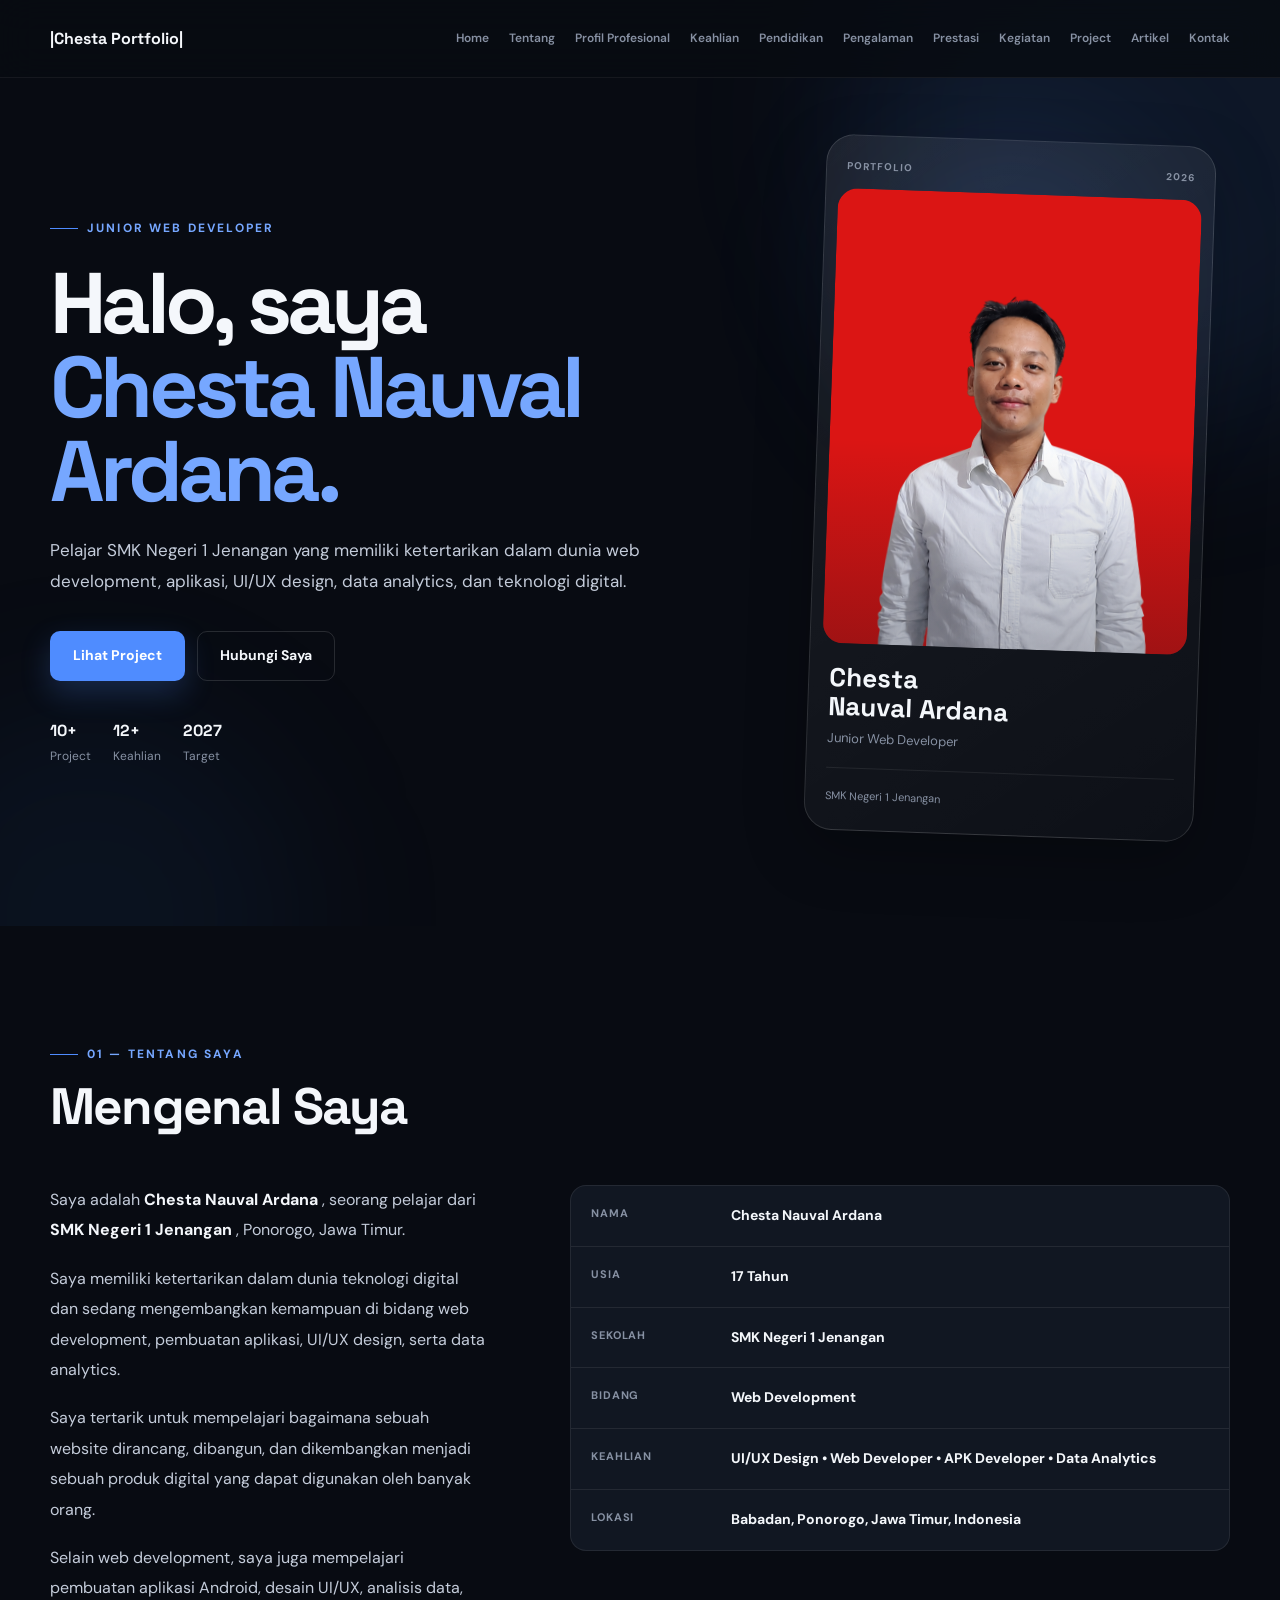
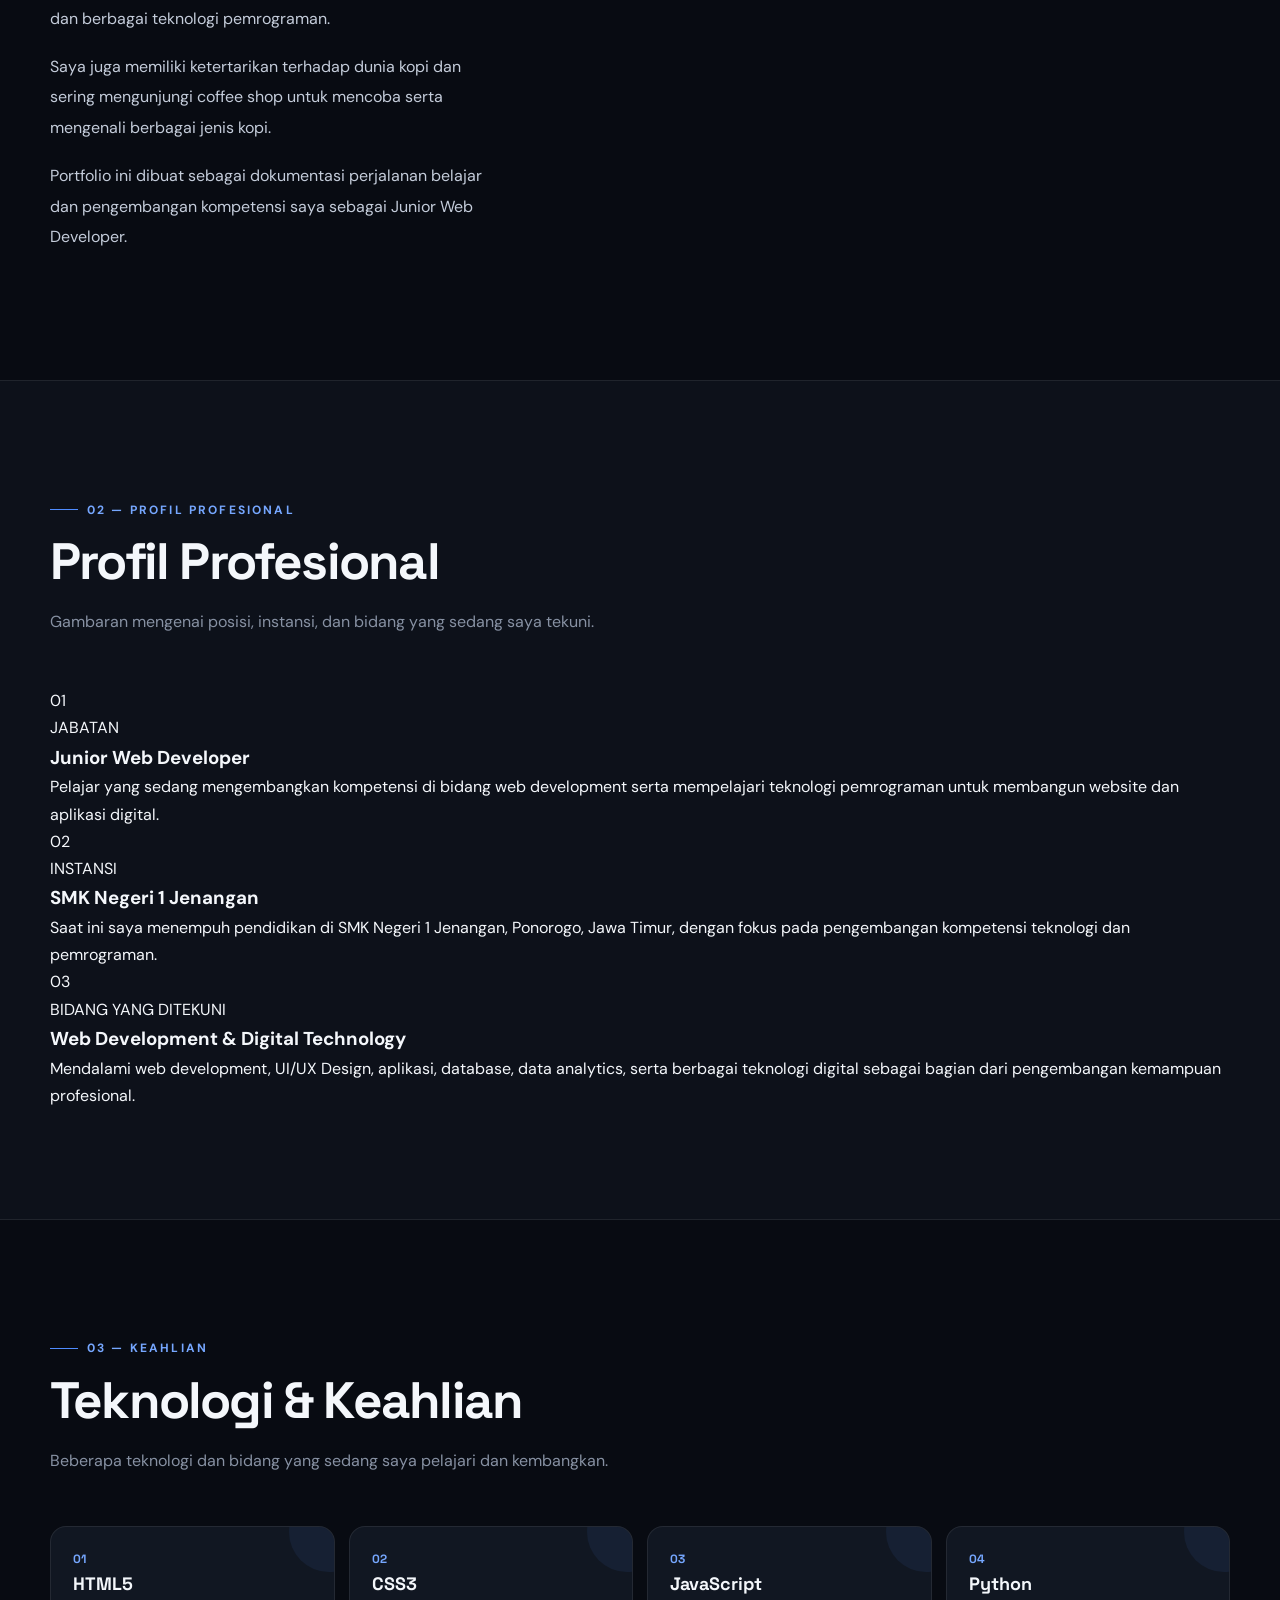
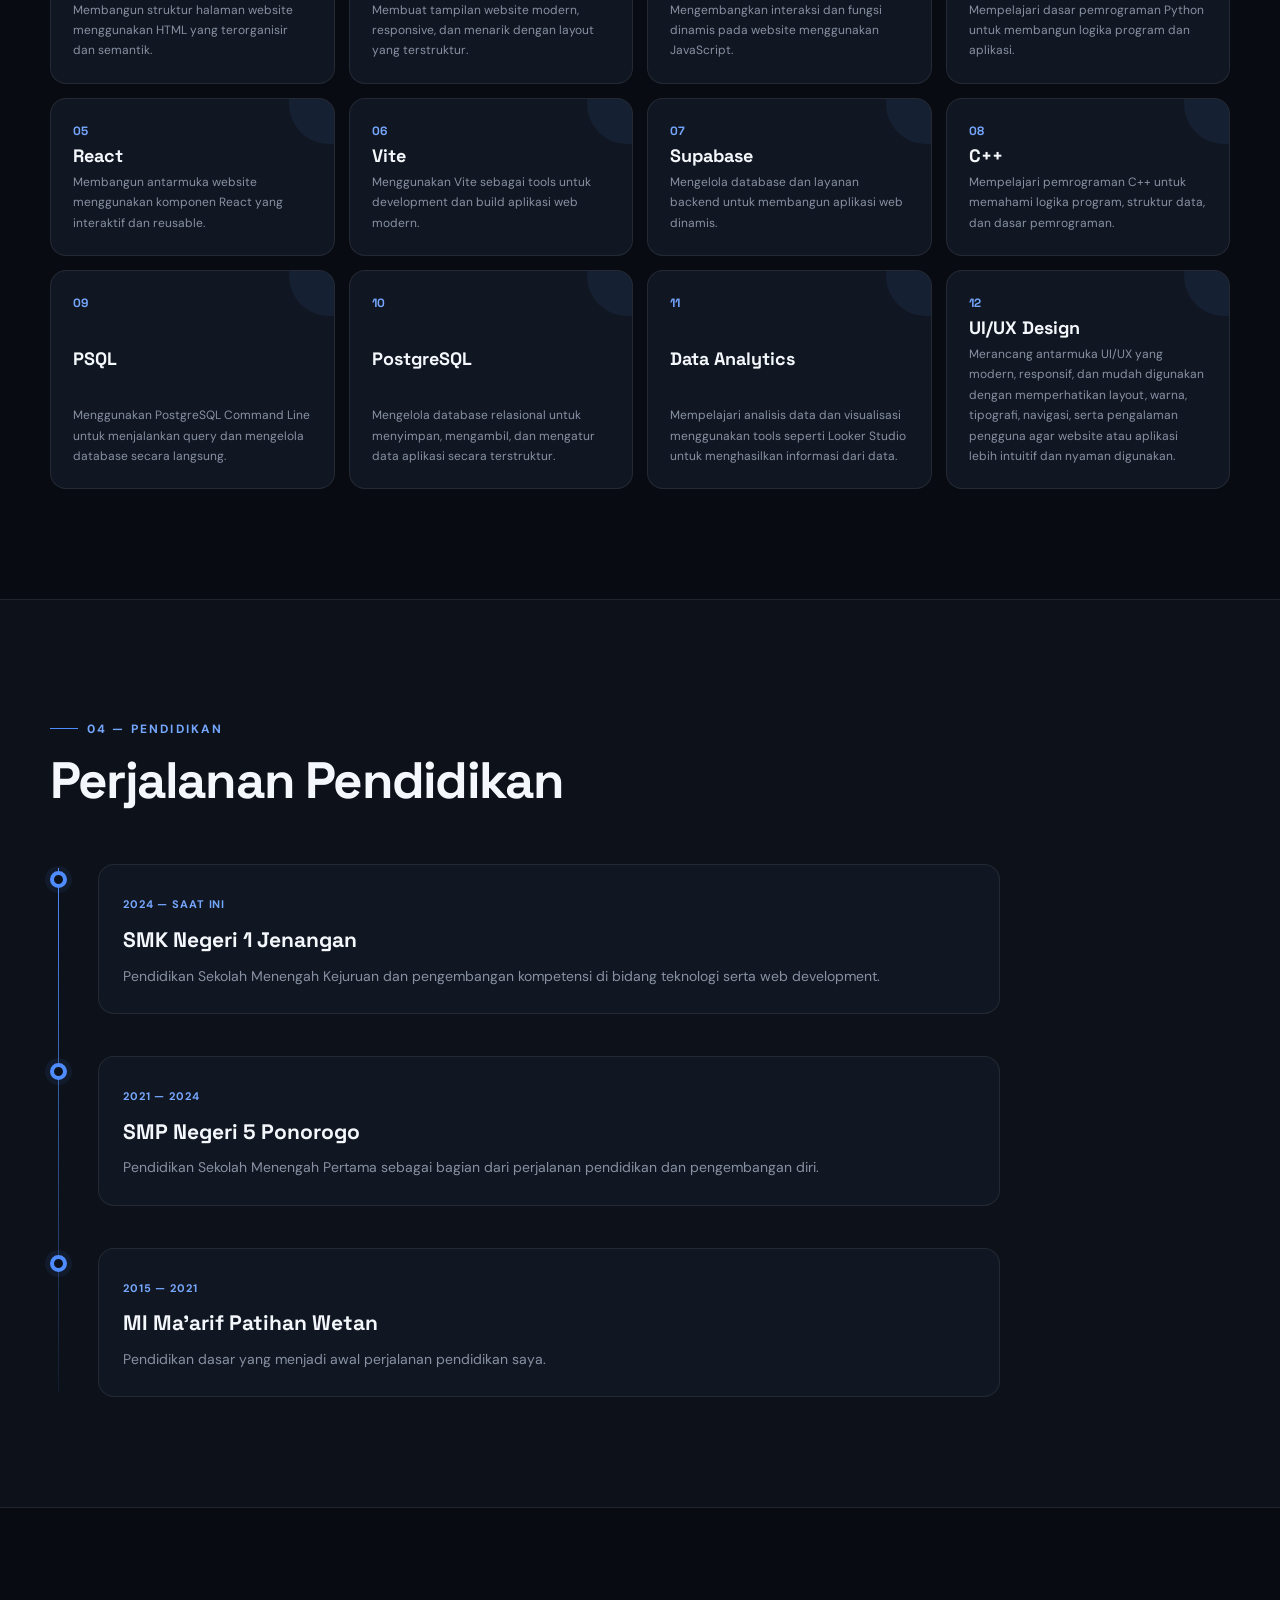
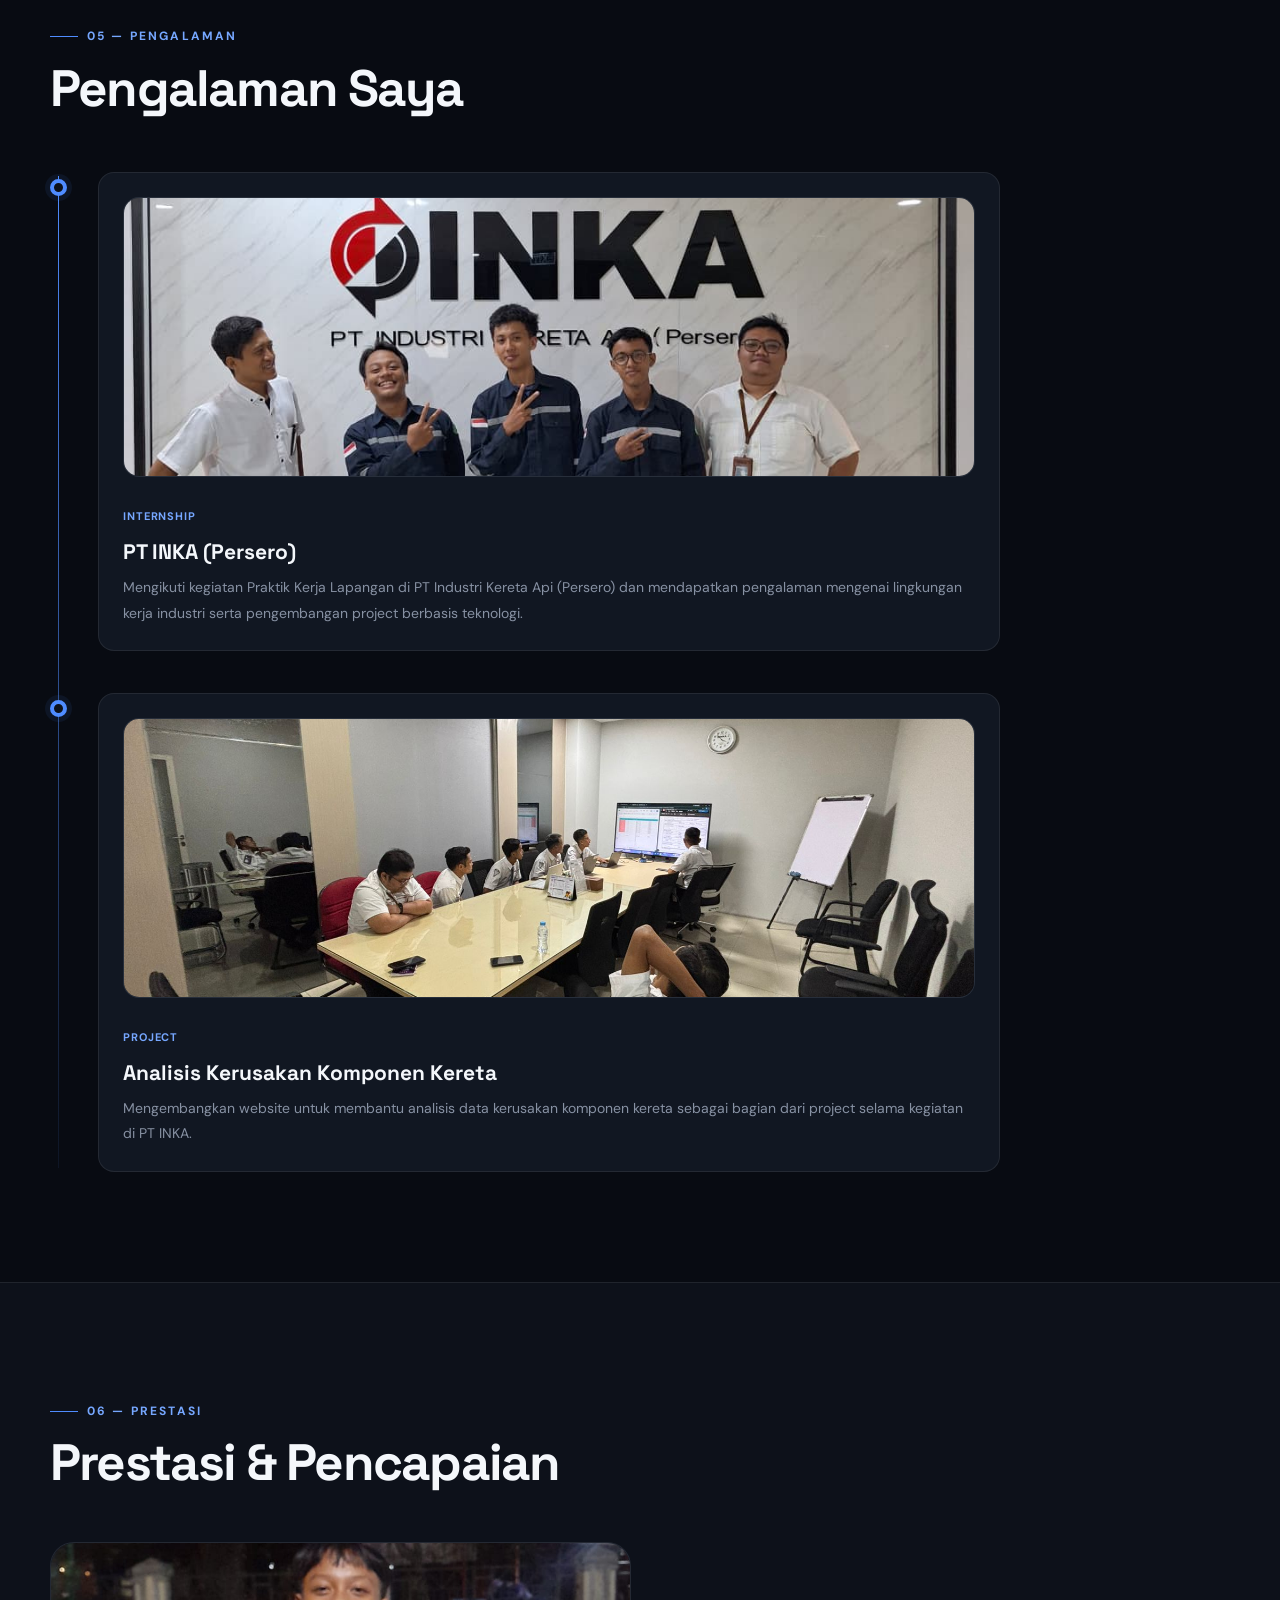
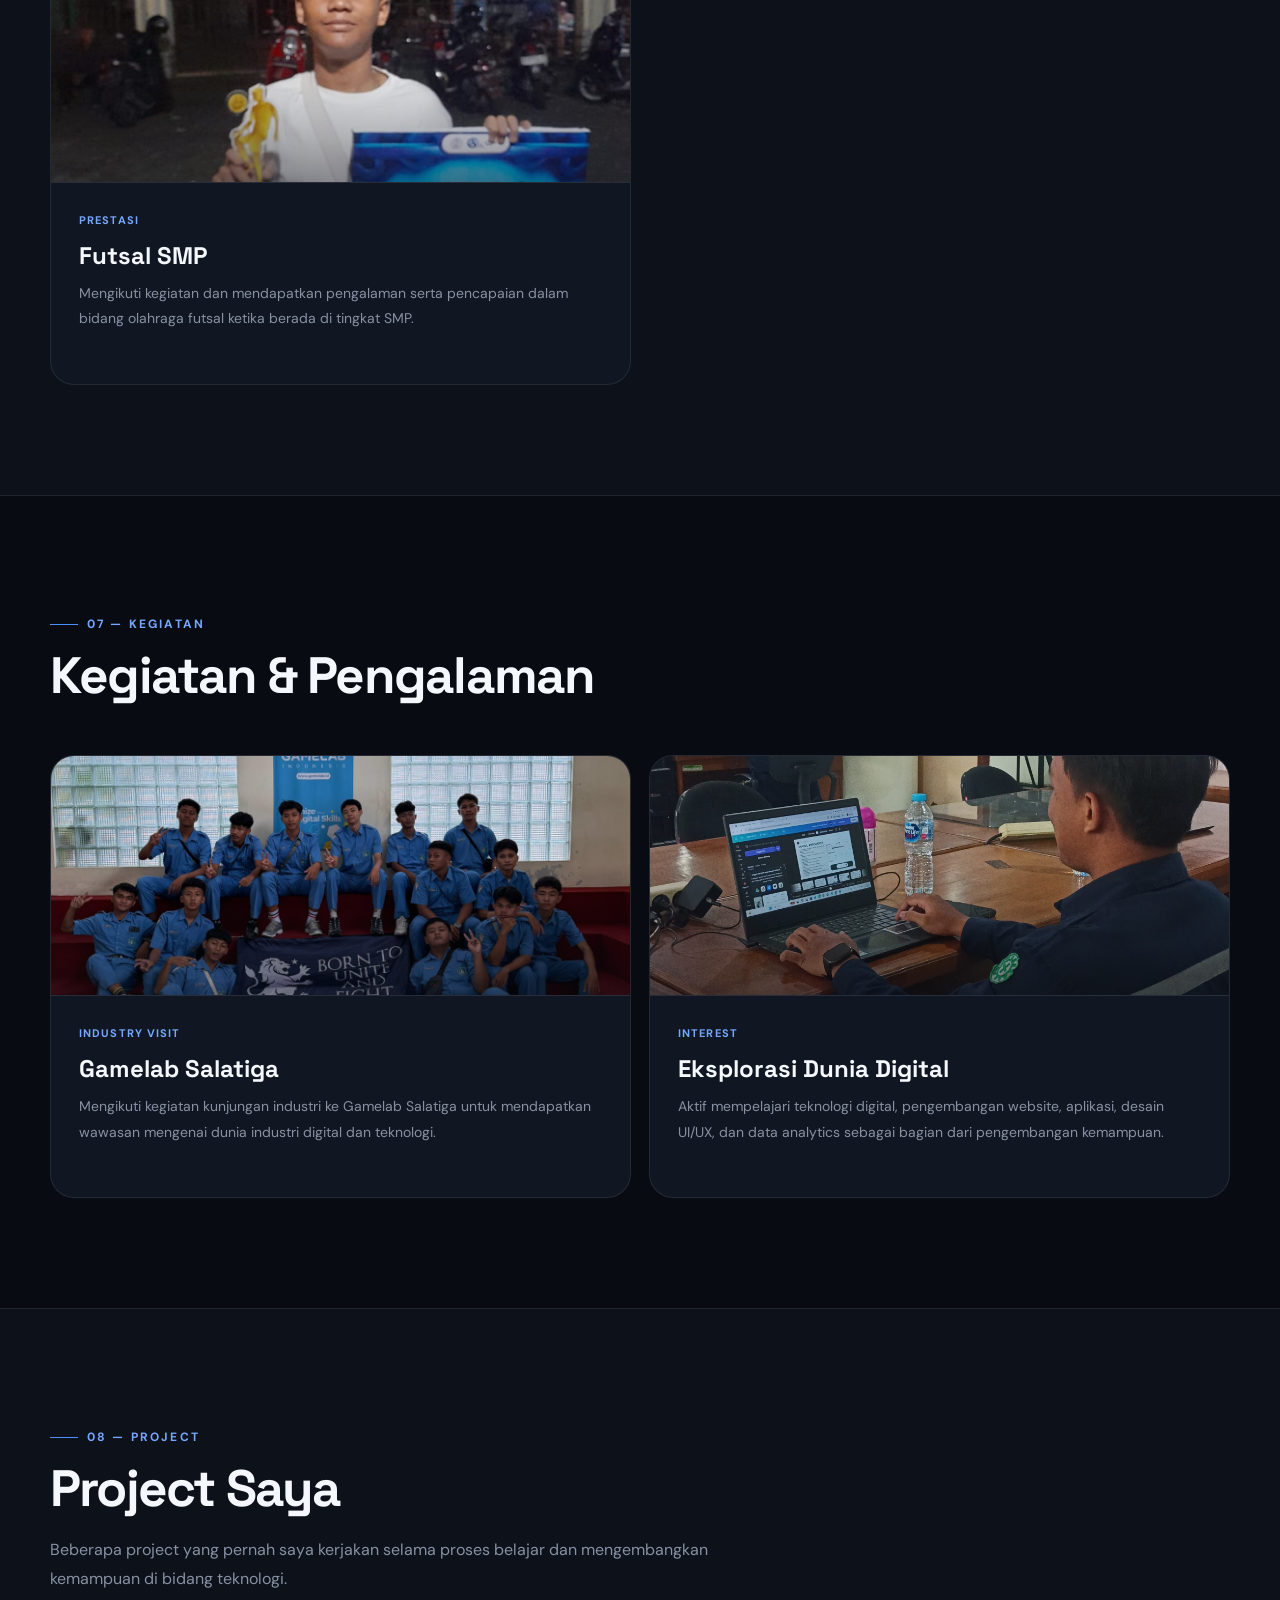
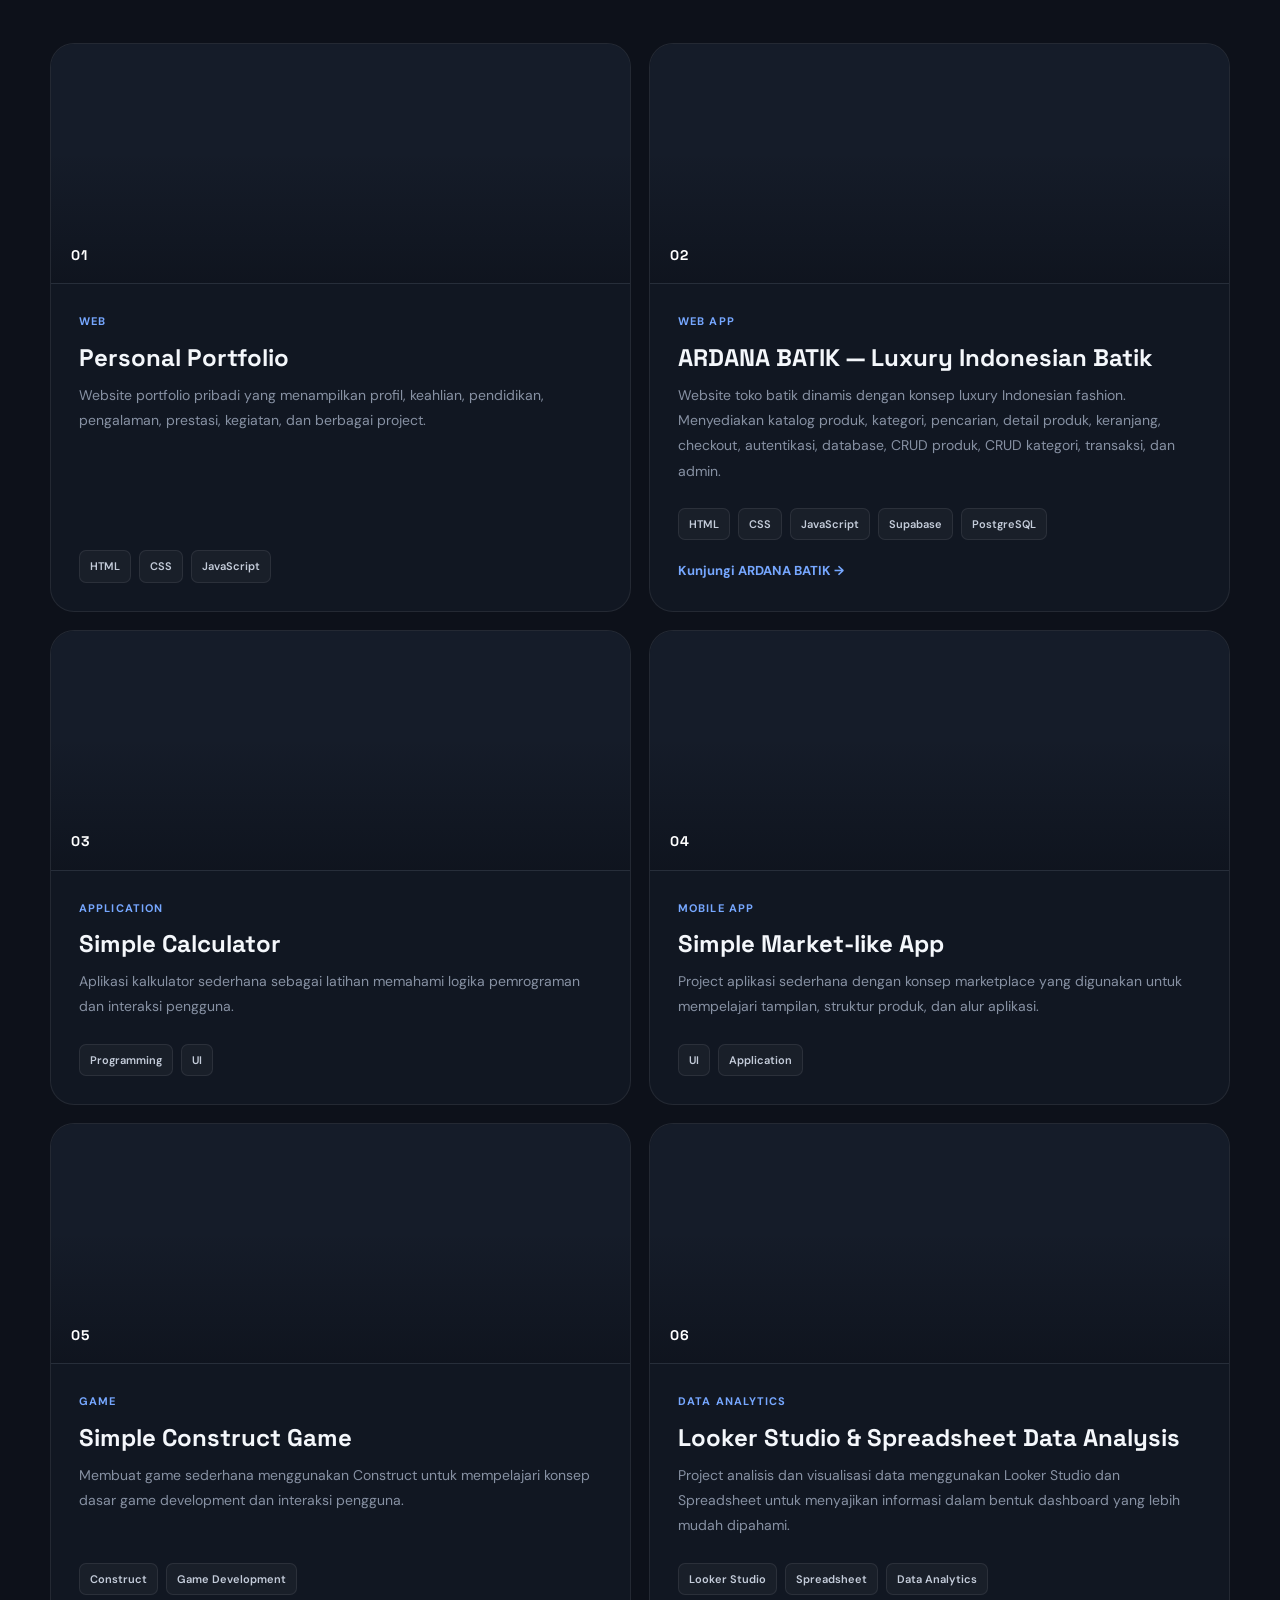
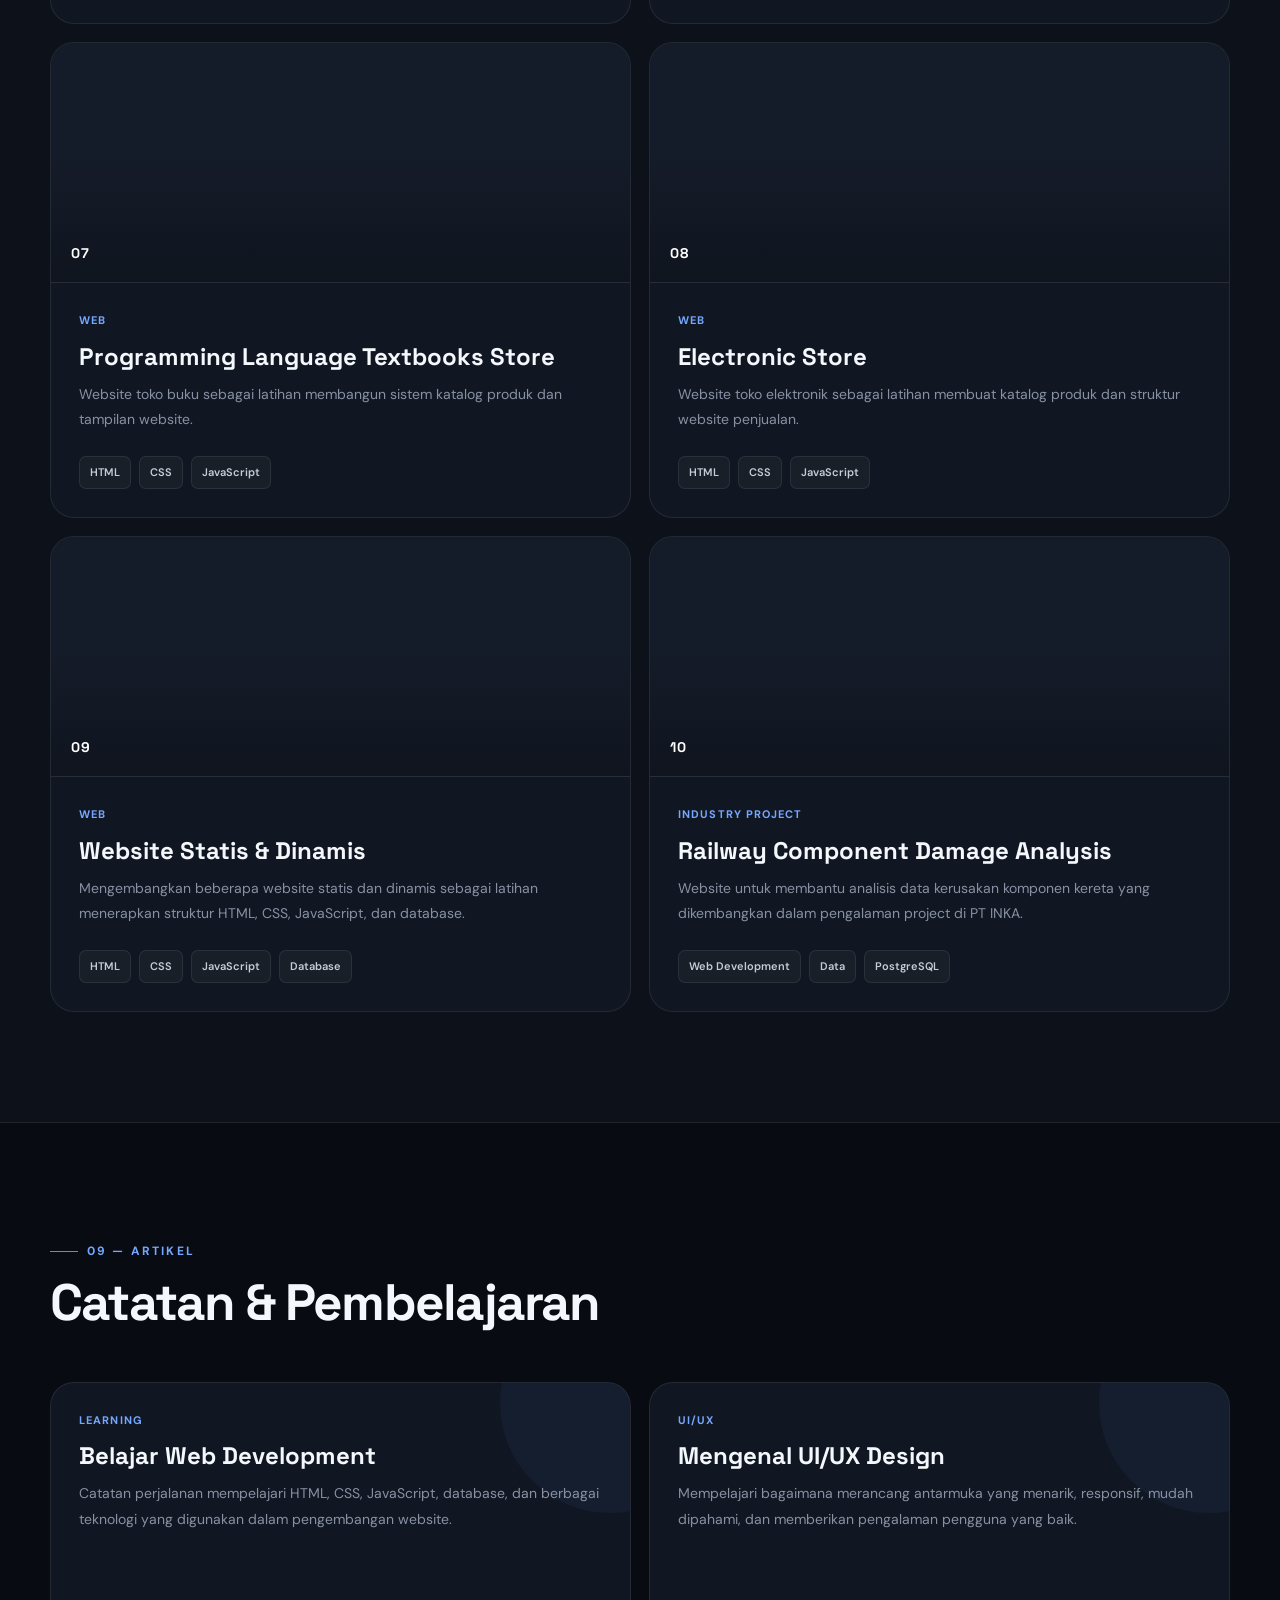
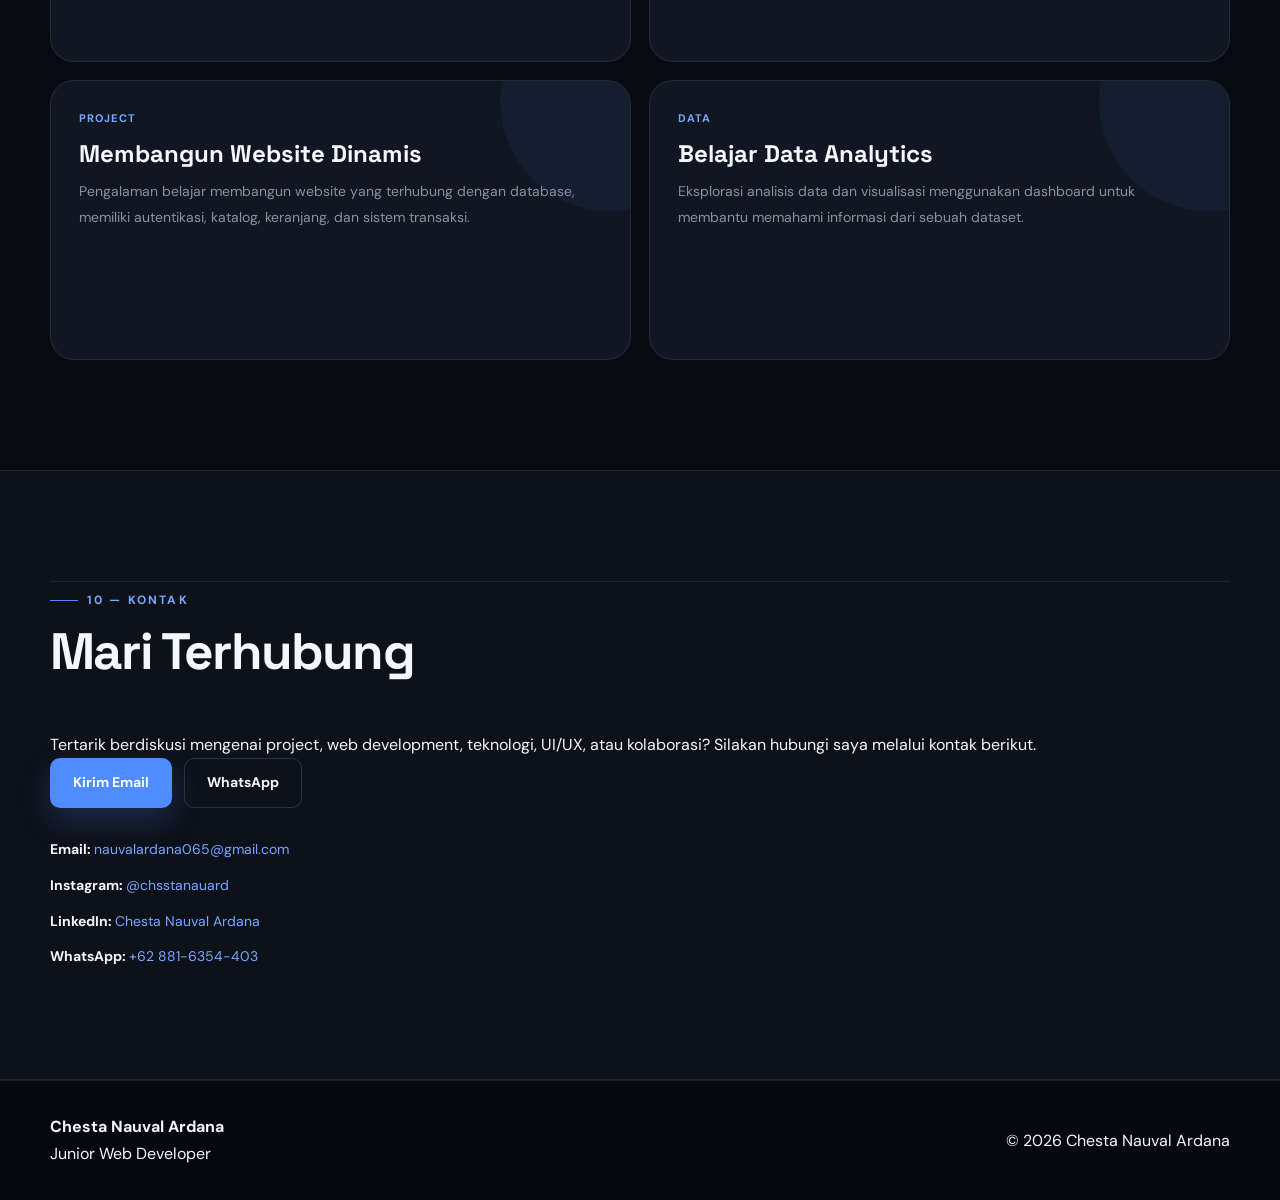
<file: portfolio/index.html>
<!DOCTYPE html>
<html lang="id">

<head>
    <meta charset="UTF-8">

    <meta name="viewport" content="width=device-width, initial-scale=1.0">

    <meta
        name="description"
        content="Portfolio Chesta Nauval Ardana - Junior Web Developer"
    >

    <meta
        name="keywords"
        content="Chesta Nauval Ardana, Junior Web Developer, Web Development, UI UX, Portfolio"
    >

    <meta
        name="author"
        content="Chesta Nauval Ardana"
    >

    <title>
        Chesta Nauval Ardana | Junior Web Developer
    </title>

    <link
        rel="stylesheet"
        href="css/style.css"
    >
</head>


<body>

    <!-- =====================================================
         NAVBAR
    ====================================================== -->

    <header class="navbar">

        <div class="container navbar-content">

            <a
                href="#home"
                class="logo"
            >
                <span>|</span>
                Chesta Portfolio
                <span>|</span>
            </a>


            <nav aria-label="Navigasi utama">

                <a href="#home">
                    Home
                </a>

                <a href="#about">
                    Tentang
                </a>

                <a href="#professional">
                    Profil Profesional
                </a>

                <a href="#skills">
                    Keahlian
                </a>

                <a href="#education">
                    Pendidikan
                </a>

                <a href="#experience">
                    Pengalaman
                </a>

                <a href="#achievement">
                    Prestasi
                </a>

                <a href="#activities">
                    Kegiatan
                </a>

                <a href="#projects">
                    Project
                </a>

                <a href="#blog">
                    Artikel
                </a>

                <a href="#contact">
                    Kontak
                </a>

            </nav>

        </div>

    </header>



    <main>

        <!-- =====================================================
             HERO
        ====================================================== -->

        <section
            id="home"
            class="hero"
        >

            <div class="container hero-content">


                <div class="hero-text">

                    <p class="eyebrow">
                        JUNIOR WEB DEVELOPER
                    </p>


                    <h1>

                        Halo, saya

                        <span>
                            Chesta Nauval Ardana.
                        </span>

                    </h1>


                    <p class="hero-description">

                        Pelajar SMK Negeri 1 Jenangan yang memiliki
                        ketertarikan dalam dunia web development,
                        aplikasi, UI/UX design, data analytics,
                        dan teknologi digital.

                    </p>


                    <div class="hero-buttons">

                        <a
                            href="#projects"
                            class="btn btn-primary"
                        >
                            Lihat Project
                        </a>


                        <a
                            href="#contact"
                            class="btn btn-outline"
                        >
                            Hubungi Saya
                        </a>

                    </div>


                    <div class="hero-info">

                        <div>

                            <strong>
                                10+
                            </strong>

                            <span>
                                Project
                            </span>

                        </div>


                        <div>

                            <strong>
                                12+
                            </strong>

                            <span>
                                Keahlian
                            </span>

                        </div>


                        <div>

                            <strong>
                                2027
                            </strong>

                            <span>
                                Target
                            </span>

                        </div>

                    </div>

                </div>



                <!-- PROFILE CARD -->

                <div class="hero-visual">

                    <div class="glow"></div>


                    <div class="profile-card">


                        <div class="profile-top">

                            <span>
                                PORTFOLIO
                            </span>

                            <span>
                                2026
                            </span>

                        </div>


                        <div class="profile-avatar">

                            <img
                                src="assets/images/Foto_Chesta Nauval Ardana.png"
                                alt="Foto profil Chesta Nauval Ardana"
                            >

                        </div>


                        <h2>
                            Chesta<br>
                            Nauval Ardana
                        </h2>


                        <p>
                            Junior Web Developer
                        </p>


                        <div class="profile-line"></div>


                        <small>
                            SMK Negeri 1 Jenangan
                        </small>


                    </div>

                </div>


            </div>

        </section>



        <!-- =====================================================
             ABOUT
        ====================================================== -->

        <section
            id="about"
            class="section"
        >

            <div class="container">


                <div class="section-heading">

                    <p class="eyebrow">
                        01 — TENTANG SAYA
                    </p>

                    <h2>
                        Mengenal Saya
                    </h2>

                </div>


                <div class="about-grid">


                    <div class="about-text">

                        <p class="large-text">

                            Saya adalah

                            <strong>
                                Chesta Nauval Ardana
                            </strong>,

                            seorang pelajar dari

                            <strong>
                                SMK Negeri 1 Jenangan
                            </strong>,

                            Ponorogo, Jawa Timur.

                        </p>


                        <p>

                            Saya memiliki ketertarikan dalam dunia
                            teknologi digital dan sedang mengembangkan
                            kemampuan di bidang web development,
                            pembuatan aplikasi, UI/UX design,
                            serta data analytics.

                        </p>


                        <p>

                            Saya tertarik untuk mempelajari bagaimana
                            sebuah website dirancang, dibangun, dan
                            dikembangkan menjadi sebuah produk digital
                            yang dapat digunakan oleh banyak orang.

                        </p>


                        <p>

                            Selain web development, saya juga mempelajari
                            pembuatan aplikasi Android, desain UI/UX,
                            analisis data, dan berbagai teknologi
                            pemrograman.

                        </p>


                        <p>

                            Saya juga memiliki ketertarikan terhadap
                            dunia kopi dan sering mengunjungi coffee shop
                            untuk mencoba serta mengenali berbagai
                            jenis kopi.

                        </p>


                        <p>

                            Portfolio ini dibuat sebagai dokumentasi
                            perjalanan belajar dan pengembangan
                            kompetensi saya sebagai Junior Web Developer.

                        </p>

                    </div>



                    <div class="about-details">


                        <div class="detail-item">

                            <span>
                                Nama
                            </span>

                            <strong>
                                Chesta Nauval Ardana
                            </strong>

                        </div>


                        <div class="detail-item">

                            <span>
                                Usia
                            </span>

                            <strong>
                                17 Tahun
                            </strong>

                        </div>


                        <div class="detail-item">

                            <span>
                                Sekolah
                            </span>

                            <strong>
                                SMK Negeri 1 Jenangan
                            </strong>

                        </div>


                        <div class="detail-item">

                            <span>
                                Bidang
                            </span>

                            <strong>
                                Web Development
                            </strong>

                        </div>


                        <div class="detail-item">

                            <span>
                                Keahlian
                            </span>

                            <strong>
                                UI/UX Design • Web Developer •
                                APK Developer • Data Analytics
                            </strong>

                        </div>


                        <div class="detail-item">

                            <span>
                                Lokasi
                            </span>

                            <strong>
                                Babadan, Ponorogo,
                                Jawa Timur, Indonesia
                            </strong>

                        </div>


                    </div>


                </div>

            </div>

        </section>



        <!-- =====================================================
             PROFESSIONAL PROFILE
        ====================================================== -->

        <section
            id="professional"
            class="section section-dark"
        >

            <div class="container">


                <div class="section-heading">

                    <p class="eyebrow">
                        02 — PROFIL PROFESIONAL
                    </p>

                    <h2>
                        Profil Profesional
                    </h2>

                    <p>
                        Gambaran mengenai posisi, instansi,
                        dan bidang yang sedang saya tekuni.
                    </p>

                </div>



                <div class="professional-grid">


                    <!-- JABATAN -->

                    <article class="professional-card">

                        <div class="professional-number">
                            01
                        </div>

                        <span>
                            JABATAN
                        </span>

                        <h3>
                            Junior Web Developer
                        </h3>

                        <p>
                            Pelajar yang sedang mengembangkan
                            kompetensi di bidang web development
                            serta mempelajari teknologi pemrograman
                            untuk membangun website dan aplikasi
                            digital.
                        </p>

                    </article>



                    <!-- INSTANSI -->

                    <article class="professional-card">

                        <div class="professional-number">
                            02
                        </div>

                        <span>
                            INSTANSI
                        </span>

                        <h3>
                            SMK Negeri 1 Jenangan
                        </h3>

                        <p>
                            Saat ini saya menempuh pendidikan di
                            SMK Negeri 1 Jenangan, Ponorogo,
                            Jawa Timur, dengan fokus pada
                            pengembangan kompetensi teknologi
                            dan pemrograman.
                        </p>

                    </article>



                    <!-- BIDANG -->

                    <article class="professional-card">

                        <div class="professional-number">
                            03
                        </div>

                        <span>
                            BIDANG YANG DITEKUNI
                        </span>

                        <h3>
                            Web Development & Digital Technology
                        </h3>

                        <p>
                            Mendalami web development, UI/UX Design,
                            aplikasi, database, data analytics,
                            serta berbagai teknologi digital sebagai
                            bagian dari pengembangan kemampuan
                            profesional.
                        </p>

                    </article>


                </div>

            </div>

        </section>



        <!-- =====================================================
             SKILLS
        ====================================================== -->

        <section
            id="skills"
            class="section"
        >

            <div class="container">


                <div class="section-heading">

                    <p class="eyebrow">
                        03 — KEAHLIAN
                    </p>

                    <h2>
                        Teknologi & Keahlian
                    </h2>

                    <p>
                        Beberapa teknologi dan bidang yang sedang
                        saya pelajari dan kembangkan.
                    </p>

                </div>



                <div class="skills-grid">


                    <article class="skill-card">

                        <div class="skill-number">
                            01
                        </div>

                        <h3>
                            HTML5
                        </h3>

                        <p>
                            Membangun struktur halaman website
                            menggunakan HTML yang terorganisir
                            dan semantik.
                        </p>

                    </article>



                    <article class="skill-card">

                        <div class="skill-number">
                            02
                        </div>

                        <h3>
                            CSS3
                        </h3>

                        <p>
                            Membuat tampilan website modern,
                            responsive, dan menarik dengan
                            layout yang terstruktur.
                        </p>

                    </article>



                    <article class="skill-card">

                        <div class="skill-number">
                            03
                        </div>

                        <h3>
                            JavaScript
                        </h3>

                        <p>
                            Mengembangkan interaksi dan fungsi
                            dinamis pada website menggunakan
                            JavaScript.
                        </p>

                    </article>



                    <article class="skill-card">

                        <div class="skill-number">
                            04
                        </div>

                        <h3>
                            Python
                        </h3>

                        <p>
                            Mempelajari dasar pemrograman Python
                            untuk membangun logika program
                            dan aplikasi.
                        </p>

                    </article>



                    <article class="skill-card">

                        <div class="skill-number">
                            05
                        </div>

                        <h3>
                            React
                        </h3>

                        <p>
                            Membangun antarmuka website menggunakan
                            komponen React yang interaktif
                            dan reusable.
                        </p>

                    </article>



                    <article class="skill-card">

                        <div class="skill-number">
                            06
                        </div>

                        <h3>
                            Vite
                        </h3>

                        <p>
                            Menggunakan Vite sebagai tools untuk
                            development dan build aplikasi
                            web modern.
                        </p>

                    </article>



                    <article class="skill-card">

                        <div class="skill-number">
                            07
                        </div>

                        <h3>
                            Supabase
                        </h3>

                        <p>
                            Mengelola database dan layanan backend
                            untuk membangun aplikasi web dinamis.
                        </p>

                    </article>



                    <article class="skill-card">

                        <div class="skill-number">
                            08
                        </div>

                        <h3>
                            C++
                        </h3>

                        <p>
                            Mempelajari pemrograman C++ untuk memahami
                            logika program, struktur data, dan
                            dasar pemrograman.
                        </p>

                    </article>



                    <article class="skill-card">

                        <div class="skill-number">
                            09
                        </div>

                        <h3>
                            PSQL
                        </h3>

                        <p>
                            Menggunakan PostgreSQL Command Line
                            untuk menjalankan query dan mengelola
                            database secara langsung.
                        </p>

                    </article>



                    <article class="skill-card">

                        <div class="skill-number">
                            10
                        </div>

                        <h3>
                            PostgreSQL
                        </h3>

                        <p>
                            Mengelola database relasional untuk
                            menyimpan, mengambil, dan mengatur
                            data aplikasi secara terstruktur.
                        </p>

                    </article>



                    <article class="skill-card">

                        <div class="skill-number">
                            11
                        </div>

                        <h3>
                            Data Analytics
                        </h3>

                        <p>
                            Mempelajari analisis data dan visualisasi
                            menggunakan tools seperti Looker Studio
                            untuk menghasilkan informasi dari data.
                        </p>

                    </article>



                    <article class="skill-card">

                        <div class="skill-number">
                            12
                        </div>

                        <h3>
                            UI/UX Design
                        </h3>

                        <p>
                            Merancang antarmuka UI/UX yang modern,
                            responsif, dan mudah digunakan dengan
                            memperhatikan layout, warna, tipografi,
                            navigasi, serta pengalaman pengguna agar
                            website atau aplikasi lebih intuitif
                            dan nyaman digunakan.
                        </p>

                    </article>


                </div>

            </div>

        </section>



        <!-- =====================================================
             EDUCATION
        ====================================================== -->

        <section
            id="education"
            class="section section-dark"
        >

            <div class="container">


                <div class="section-heading">

                    <p class="eyebrow">
                        04 — PENDIDIKAN
                    </p>

                    <h2>
                        Perjalanan Pendidikan
                    </h2>

                </div>



                <div class="timeline">


                    <div class="timeline-item">

                        <div class="timeline-dot"></div>

                        <div class="timeline-content">

                            <span>
                                2024 — SAAT INI
                            </span>

                            <h3>
                                SMK Negeri 1 Jenangan
                            </h3>

                            <p>
                                Pendidikan Sekolah Menengah Kejuruan
                                dan pengembangan kompetensi di bidang
                                teknologi serta web development.
                            </p>

                        </div>

                    </div>



                    <div class="timeline-item">

                        <div class="timeline-dot"></div>

                        <div class="timeline-content">

                            <span>
                                2021 — 2024
                            </span>

                            <h3>
                                SMP Negeri 5 Ponorogo
                            </h3>

                            <p>
                                Pendidikan Sekolah Menengah Pertama
                                sebagai bagian dari perjalanan
                                pendidikan dan pengembangan diri.
                            </p>

                        </div>

                    </div>



                    <div class="timeline-item">

                        <div class="timeline-dot"></div>

                        <div class="timeline-content">

                            <span>
                                2015 — 2021
                            </span>

                            <h3>
                                MI Ma'arif Patihan Wetan
                            </h3>

                            <p>
                                Pendidikan dasar yang menjadi awal
                                perjalanan pendidikan saya.
                            </p>

                        </div>

                    </div>


                </div>

            </div>

        </section>



        <!-- =====================================================
             EXPERIENCE
        ====================================================== -->

        <section
            id="experience"
            class="section"
        >

            <div class="container">


                <div class="section-heading">

                    <p class="eyebrow">
                        05 — PENGALAMAN
                    </p>

                    <h2>
                        Pengalaman Saya
                    </h2>

                </div>



                <div class="timeline">


                    <!-- PT INKA -->

                    <div class="timeline-item">

                        <div class="timeline-dot"></div>

                        <div class="timeline-content">


                            <div class="experience-image">

                                <img
                                    src="assets/images/inka.jpg"
                                    alt="Kegiatan Praktik Kerja Lapangan di PT INKA"
                                >

                            </div>


                            <span>
                                INTERNSHIP
                            </span>

                            <h3>
                                PT INKA (Persero)
                            </h3>

                            <p>
                                Mengikuti kegiatan Praktik Kerja
                                Lapangan di PT Industri Kereta Api
                                (Persero) dan mendapatkan pengalaman
                                mengenai lingkungan kerja industri
                                serta pengembangan project berbasis
                                teknologi.
                            </p>

                        </div>

                    </div>



                    <!-- PROJECT INKA -->

                    <div class="timeline-item">

                        <div class="timeline-dot"></div>

                        <div class="timeline-content">


                            <div class="experience-image">

                                <img
                                    src="assets/images/inka2.jpg"
                                    alt="Kegiatan Praktik Kerja Lapangan di PT INKA"
                                >

                            </div>

                            <span>
                                PROJECT
                            </span>

                            <h3>
                                Analisis Kerusakan Komponen Kereta
                            </h3>

                            <p>
                                Mengembangkan website untuk membantu
                                analisis data kerusakan komponen
                                kereta sebagai bagian dari project
                                selama kegiatan di PT INKA.
                            </p>

                        </div>

                    </div>


                </div>

            </div>

        </section>



        <!-- =====================================================
             ACHIEVEMENT
        ====================================================== -->

        <section
            id="achievement"
            class="section section-dark"
        >

            <div class="container">


                <div class="section-heading">

                    <p class="eyebrow">
                        06 — PRESTASI
                    </p>

                    <h2>
                        Prestasi & Pencapaian
                    </h2>

                </div>



                <div class="projects-grid">


                    <article class="project-card">

                        <div class="project-image">

                             <img
                                src="assets/images/futsal.jpg"
                                alt="Kegiatan kunjungan industri ke Gamelab Salatiga"
                            >
                        </div>


                        <div class="project-content">

                            <div class="project-label">
                                PRESTASI
                            </div>

                            <h3>
                                Futsal SMP
                            </h3>

                            <p>
                                Mengikuti kegiatan dan mendapatkan
                                pengalaman serta pencapaian dalam
                                bidang olahraga futsal ketika berada
                                di tingkat SMP.
                            </p>

                        </div>

                    </article>


                </div>

            </div>

        </section>



        <!-- =====================================================
             ACTIVITIES
        ====================================================== -->

        <section
            id="activities"
            class="section"
        >

            <div class="container">


                <div class="section-heading">

                    <p class="eyebrow">
                        07 — KEGIATAN
                    </p>

                    <h2>
                        Kegiatan & Pengalaman
                    </h2>

                </div>



                <div class="projects-grid">


                    <!-- GAMELAB -->

                    <article class="project-card">


                        <div class="project-image">

                            <img
                                src="assets/images/kai.jpg"
                                alt="Kegiatan kunjungan industri ke Gamelab Salatiga"
                            >

                        </div>


                        <div class="project-content">

                            <div class="project-label">
                                INDUSTRY VISIT
                            </div>

                            <h3>
                                Gamelab Salatiga
                            </h3>

                            <p>
                                Mengikuti kegiatan kunjungan industri
                                ke Gamelab Salatiga untuk mendapatkan
                                wawasan mengenai dunia industri digital
                                dan teknologi.
                            </p>

                        </div>

                    </article>



                    <!-- EKSPLORASI DIGITAL -->

                    <article class="project-card">

                        <div class="project-image">

                            <img
                                src="assets/images/foto inka.jpg"
                                alt="Kegiatan kunjungan industri ke Gamelab Salatiga"
                            >
                        </div>


                        <div class="project-content">

                            <div class="project-label">
                                INTEREST
                            </div>

                            <h3>
                                Eksplorasi Dunia Digital
                            </h3>

                            <p>
                                Aktif mempelajari teknologi digital,
                                pengembangan website, aplikasi,
                                desain UI/UX, dan data analytics
                                sebagai bagian dari pengembangan
                                kemampuan.
                            </p>

                        </div>

                    </article>


                </div>

            </div>

        </section>



        <!-- =====================================================
             PROJECTS
        ====================================================== -->

        <section
            id="projects"
            class="section section-dark"
        >

            <div class="container">


                <div class="section-heading">

                    <p class="eyebrow">
                        08 — PROJECT
                    </p>

                    <h2>
                        Project Saya
                    </h2>

                    <p>
                        Beberapa project yang pernah saya kerjakan
                        selama proses belajar dan mengembangkan
                        kemampuan di bidang teknologi.
                    </p>

                </div>



                <div class="projects-grid">


                    <!-- PROJECT 1 -->

                    <article class="project-card">

                        <div class="project-image">
                            <span>01</span>
                        </div>


                        <div class="project-content">

                            <div class="project-label">
                                WEB
                            </div>

                            <h3>
                                Personal Portfolio
                            </h3>

                            <p>
                                Website portfolio pribadi yang
                                menampilkan profil, keahlian,
                                pendidikan, pengalaman, prestasi,
                                kegiatan, dan berbagai project.
                            </p>


                            <div class="tech-list">

                                <span>HTML</span>
                                <span>CSS</span>
                                <span>JavaScript</span>

                            </div>

                        </div>

                    </article>



                    <!-- PROJECT 2 -->

                    <article class="project-card">

                        <div class="project-image">
                            <span>02</span>
                        </div>


                        <div class="project-content">

                            <div class="project-label">
                                WEB APP
                            </div>

                            <h3>
                                ARDANA BATIK — Luxury Indonesian Batik
                            </h3>

                            <p>
                                Website toko batik dinamis dengan konsep
                                luxury Indonesian fashion. Menyediakan
                                katalog produk, kategori, pencarian,
                                detail produk, keranjang, checkout,
                                autentikasi, database, CRUD produk,
                                CRUD kategori, transaksi, dan admin.
                            </p>


                            <div class="tech-list">

                                <span>HTML</span>
                                <span>CSS</span>
                                <span>JavaScript</span>
                                <span>Supabase</span>
                                <span>PostgreSQL</span>

                            </div>


                            <a
                                href="https://ardana-batik.vercel.app/index.html"
                                class="project-link"
                                target="_blank"
                                rel="noopener noreferrer"
                            >
                                Kunjungi ARDANA BATIK →
                            </a>

                        </div>

                    </article>



                    <!-- PROJECT 3 -->

                    <article class="project-card">

                        <div class="project-image">
                            <span>03</span>
                        </div>


                        <div class="project-content">

                            <div class="project-label">
                                APPLICATION
                            </div>

                            <h3>
                                Simple Calculator
                            </h3>

                            <p>
                                Aplikasi kalkulator sederhana
                                sebagai latihan memahami logika
                                pemrograman dan interaksi pengguna.
                            </p>


                            <div class="tech-list">

                                <span>
                                    Programming
                                </span>

                                <span>
                                    UI
                                </span>

                            </div>

                        </div>

                    </article>



                    <!-- PROJECT 4 -->

                    <article class="project-card">

                        <div class="project-image">
                            <span>04</span>
                        </div>


                        <div class="project-content">

                            <div class="project-label">
                                MOBILE APP
                            </div>

                            <h3>
                                Simple Market-like App
                            </h3>

                            <p>
                                Project aplikasi sederhana dengan
                                konsep marketplace yang digunakan
                                untuk mempelajari tampilan,
                                struktur produk, dan alur aplikasi.
                            </p>


                            <div class="tech-list">

                                <span>UI</span>
                                <span>Application</span>

                            </div>

                        </div>

                    </article>



                    <!-- PROJECT 5 -->

                    <article class="project-card">

                        <div class="project-image">
                            <span>05</span>
                        </div>


                        <div class="project-content">

                            <div class="project-label">
                                GAME
                            </div>

                            <h3>
                                Simple Construct Game
                            </h3>

                            <p>
                                Membuat game sederhana menggunakan
                                Construct untuk mempelajari konsep
                                dasar game development dan interaksi
                                pengguna.
                            </p>


                            <div class="tech-list">

                                <span>Construct</span>
                                <span>Game Development</span>

                            </div>

                        </div>

                    </article>



                    <!-- PROJECT 6 -->

                    <article class="project-card">

                        <div class="project-image">
                            <span>06</span>
                        </div>


                        <div class="project-content">

                            <div class="project-label">
                                DATA ANALYTICS
                            </div>

                            <h3>
                                Looker Studio & Spreadsheet Data Analysis
                            </h3>

                            <p>
                                Project analisis dan visualisasi data
                                menggunakan Looker Studio dan Spreadsheet
                                untuk menyajikan informasi dalam bentuk
                                dashboard yang lebih mudah dipahami.
                            </p>


                            <div class="tech-list">

                                <span>Looker Studio</span>
                                <span>Spreadsheet</span>
                                <span>Data Analytics</span>

                            </div>

                        </div>

                    </article>



                    <!-- PROJECT 7 -->

                    <article class="project-card">

                        <div class="project-image">
                            <span>07</span>
                        </div>


                        <div class="project-content">

                            <div class="project-label">
                                WEB
                            </div>

                            <h3>
                                Programming Language Textbooks Store
                            </h3>

                            <p>
                                Website toko buku sebagai latihan
                                membangun sistem katalog produk
                                dan tampilan website.
                            </p>


                            <div class="tech-list">

                                <span>HTML</span>
                                <span>CSS</span>
                                <span>JavaScript</span>

                            </div>

                        </div>

                    </article>



                    <!-- PROJECT 8 -->

                    <article class="project-card">

                        <div class="project-image">
                            <span>08</span>
                        </div>


                        <div class="project-content">

                            <div class="project-label">
                                WEB
                            </div>

                            <h3>
                                Electronic Store
                            </h3>

                            <p>
                                Website toko elektronik sebagai
                                latihan membuat katalog produk
                                dan struktur website penjualan.
                            </p>


                            <div class="tech-list">

                                <span>HTML</span>
                                <span>CSS</span>
                                <span>JavaScript</span>

                            </div>

                        </div>

                    </article>



                    <!-- PROJECT 9 -->

                    <article class="project-card">

                        <div class="project-image">
                            <span>09</span>
                        </div>


                        <div class="project-content">

                            <div class="project-label">
                                WEB
                            </div>

                            <h3>
                                Website Statis & Dinamis
                            </h3>

                            <p>
                                Mengembangkan beberapa website
                                statis dan dinamis sebagai latihan
                                menerapkan struktur HTML, CSS,
                                JavaScript, dan database.
                            </p>


                            <div class="tech-list">

                                <span>HTML</span>
                                <span>CSS</span>
                                <span>JavaScript</span>
                                <span>Database</span>

                            </div>

                        </div>

                    </article>



                    <!-- PROJECT 10 -->

                    <article class="project-card">

                        <div class="project-image">
                            <span>10</span>
                        </div>


                        <div class="project-content">

                            <div class="project-label">
                                INDUSTRY PROJECT
                            </div>

                            <h3>
                                Railway Component Damage Analysis
                            </h3>

                            <p>
                                Website untuk membantu analisis data
                                kerusakan komponen kereta yang
                                dikembangkan dalam pengalaman project
                                di PT INKA.
                            </p>


                            <div class="tech-list">

                                <span>
                                    Web Development
                                </span>

                                <span>
                                    Data
                                </span>

                                <span>
                                    PostgreSQL
                                </span>

                            </div>

                        </div>

                    </article>


                </div>

            </div>

        </section>



        <!-- =====================================================
             BLOG
        ====================================================== -->

        <section
            id="blog"
            class="section"
        >

            <div class="container">


                <div class="section-heading">

                    <p class="eyebrow">
                        09 — ARTIKEL
                    </p>

                    <h2>
                        Catatan & Pembelajaran
                    </h2>

                </div>



                <div class="projects-grid">


                    <article class="project-card">

                        <div class="project-content">

                            <div class="project-label">
                                LEARNING
                            </div>

                            <h3>
                                Belajar Web Development
                            </h3>

                            <p>
                                Catatan perjalanan mempelajari HTML,
                                CSS, JavaScript, database, dan berbagai
                                teknologi yang digunakan dalam
                                pengembangan website.
                            </p>

                        </div>

                    </article>



                    <article class="project-card">

                        <div class="project-content">

                            <div class="project-label">
                                UI/UX
                            </div>

                            <h3>
                                Mengenal UI/UX Design
                            </h3>

                            <p>
                                Mempelajari bagaimana merancang
                                antarmuka yang menarik, responsif,
                                mudah dipahami, dan memberikan
                                pengalaman pengguna yang baik.
                            </p>

                        </div>

                    </article>



                    <article class="project-card">

                        <div class="project-content">

                            <div class="project-label">
                                PROJECT
                            </div>

                            <h3>
                                Membangun Website Dinamis
                            </h3>

                            <p>
                                Pengalaman belajar membangun website
                                yang terhubung dengan database,
                                memiliki autentikasi, katalog,
                                keranjang, dan sistem transaksi.
                            </p>

                        </div>

                    </article>



                    <article class="project-card">

                        <div class="project-content">

                            <div class="project-label">
                                DATA
                            </div>

                            <h3>
                                Belajar Data Analytics
                            </h3>

                            <p>
                                Eksplorasi analisis data dan visualisasi
                                menggunakan dashboard untuk membantu
                                memahami informasi dari sebuah dataset.
                            </p>

                        </div>

                    </article>


                </div>

            </div>

        </section>



        <!-- =====================================================
             CONTACT
        ====================================================== -->

        <section
            id="contact"
            class="section section-dark"
        >

            <div class="container contact">


                <div class="section-heading">

                    <p class="eyebrow">
                        10 — KONTAK
                    </p>

                    <h2>
                        Mari Terhubung
                    </h2>

                </div>


                <p>

                    Tertarik berdiskusi mengenai project,
                    web development, teknologi, UI/UX,
                    atau kolaborasi?

                    Silakan hubungi saya melalui kontak berikut.

                </p>



                <div class="hero-buttons">


                    <a
                        href="mailto:nauvalardana065@gmail.com"
                        class="btn btn-primary"
                    >
                        Kirim Email
                    </a>


                    <a
                        href="https://wa.me/628816354403"
                        class="btn btn-outline"
                        target="_blank"
                        rel="noopener noreferrer"
                    >
                        WhatsApp
                    </a>

                </div>



                <div class="contact-links">


                    <p>

                        <strong>
                            Email:
                        </strong>

                        <a href="mailto:nauvalardana065@gmail.com">
                            nauvalardana065@gmail.com
                        </a>

                    </p>


                    <p>

                        <strong>
                            Instagram:
                        </strong>

                        <a
                            href="https://instagram.com/chsstanauard"
                            target="_blank"
                            rel="noopener noreferrer"
                        >
                            @chsstanauard
                        </a>

                    </p>


                    <p>

                        <strong>
                            LinkedIn:
                        </strong>

                        <a
                            href="https://www.linkedin.com/in/chesta-nauval-ardana-932135428/"
                            target="_blank"
                            rel="noopener noreferrer"
                        >
                            Chesta Nauval Ardana
                        </a>

                    </p>


                    <p>

                        <strong>
                            WhatsApp:
                        </strong>

                        <a
                            href="https://wa.me/628816354403"
                            target="_blank"
                            rel="noopener noreferrer"
                        >
                            +62 881-6354-403
                        </a>

                    </p>


                </div>

            </div>

        </section>


    </main>



    <!-- =====================================================
         FOOTER
    ====================================================== -->

    <footer class="footer">

        <div class="container footer-content">


            <div>

                <strong>
                    Chesta Nauval Ardana
                </strong>

                <p>
                    Junior Web Developer
                </p>

            </div>


            <p>
                © 2026 Chesta Nauval Ardana
            </p>


        </div>

    </footer>



    <script src="js/script.js"></script>

</body>

</html>
</file>
<file: portfolio/css/style.css>
/* =========================================================
   CHESTA NAUVAL ARDANA — PERSONAL PORTFOLIO
   portfolio/css/style.css
   ========================================================= */

/* =========================
   GOOGLE FONTS
   ========================= */

@import url('https://fonts.googleapis.com/css2?family=DM+Sans:wght@400;500;600;700&family=Space+Grotesk:wght@400;500;600;700&display=swap');


/* =========================
   ROOT
   ========================= */

:root {
    --bg: #080b12;
    --bg-soft: #0d111a;
    --surface: #111722;
    --surface-2: #151c29;
    --surface-3: #1a2230;

    --primary: #4f8cff;
    --primary-light: #76a7ff;
    --primary-dark: #356fd6;

    --text: #f4f7fb;
    --text-soft: #c4ccda;
    --text-muted: #8791a3;

    --border: rgba(255, 255, 255, 0.08);
    --border-light: rgba(255, 255, 255, 0.13);

    --success: #52d99b;
    --warning: #f5c56b;

    --container: 1180px;

    --radius-sm: 10px;
    --radius-md: 16px;
    --radius-lg: 24px;

    --shadow-sm: 0 10px 30px rgba(0, 0, 0, 0.18);
    --shadow-md: 0 20px 60px rgba(0, 0, 0, 0.25);

    --transition: 0.3s ease;
}


/* =========================
   RESET
   ========================= */

* {
    margin: 0;
    padding: 0;
    box-sizing: border-box;
}

html {
    scroll-behavior: smooth;
    scroll-padding-top: 90px;
}

body {
    font-family: "DM Sans", sans-serif;
    background: var(--bg);
    color: var(--text);
    line-height: 1.7;
    overflow-x: hidden;
}

::selection {
    background: var(--primary);
    color: #ffffff;
}

img {
    display: block;
    max-width: 100%;
}

a {
    color: inherit;
    text-decoration: none;
}

button,
input,
textarea {
    font-family: inherit;
}

button {
    cursor: pointer;
}

ul,
ol {
    list-style: none;
}


/* =========================
   GLOBAL
   ========================= */

.container {
    width: min(100% - 40px, var(--container));
    margin: 0 auto;
}

section {
    position: relative;
    padding: 110px 0;
}

.section-heading {
    margin-bottom: 50px;
}

.eyebrow,
.section-label {
    display: inline-flex;
    align-items: center;
    gap: 9px;
    margin-bottom: 14px;
    color: var(--primary-light);
    font-size: 12px;
    font-weight: 700;
    letter-spacing: 0.18em;
    text-transform: uppercase;
}

.eyebrow::before,
.section-label::before {
    content: "";
    width: 28px;
    height: 1px;
    background: var(--primary);
}

.section-heading h2,
.section-title {
    max-width: 750px;
    margin-bottom: 18px;
    font-family: "Space Grotesk", sans-serif;
    font-size: clamp(32px, 4vw, 52px);
    line-height: 1.1;
    letter-spacing: -0.035em;
}

.section-heading > p:not(.eyebrow),
.section-description {
    max-width: 700px;
    color: var(--text-muted);
    font-size: 16px;
    line-height: 1.8;
}


/* =========================
   BUTTON
   ========================= */

.btn {
    display: inline-flex;
    align-items: center;
    justify-content: center;
    gap: 10px;

    min-height: 50px;
    padding: 0 22px;

    border: 1px solid transparent;
    border-radius: 10px;

    font-size: 14px;
    font-weight: 700;

    transition:
        transform var(--transition),
        background var(--transition),
        border-color var(--transition),
        box-shadow var(--transition),
        color var(--transition);
}

.btn:hover {
    transform: translateY(-2px);
}

.btn-primary {
    background: var(--primary);
    color: #ffffff;

    box-shadow:
        0 12px 30px rgba(79, 140, 255, 0.22);
}

.btn-primary:hover {
    background: var(--primary-dark);

    box-shadow:
        0 16px 38px rgba(79, 140, 255, 0.28);
}

.btn-secondary,
.btn-outline {
    background: transparent;
    border-color: var(--border-light);
    color: var(--text);
}

.btn-secondary:hover,
.btn-outline:hover {
    background: var(--surface-2);
    border-color: rgba(118, 167, 255, 0.4);
}


/* =========================
   NAVBAR
   ========================= */

.navbar {
    position: fixed;
    top: 0;
    left: 0;
    z-index: 999;

    width: 100%;
    height: 78px;

    background: rgba(8, 11, 18, 0.82);

    border-bottom:
        1px solid rgba(255, 255, 255, 0.06);

    backdrop-filter: blur(18px);
    -webkit-backdrop-filter: blur(18px);
}

.navbar .container,
.nav-container {
    height: 100%;

    display: flex;
    align-items: center;
    justify-content: space-between;

    gap: 30px;
}

.logo {
    display: inline-flex;
    align-items: center;
    flex-shrink: 0;

    font-family: "Space Grotesk", sans-serif;
    font-size: 16px;
    font-weight: 700;
}

.logo img {
    width: 48px;
    height: 48px;

    object-fit: cover;

    border-radius: 12px;
    border: 1px solid var(--border-light);
}

.navbar nav {
    display: flex;
    align-items: center;
    justify-content: flex-end;

    gap: 20px;
}

.navbar nav a {
    position: relative;

    color: var(--text-muted);

    font-size: 12px;
    font-weight: 600;

    transition: color var(--transition);
}

.navbar nav a::after {
    content: "";

    position: absolute;
    left: 0;
    bottom: -8px;

    width: 0;
    height: 2px;

    background: var(--primary);

    transition: width var(--transition);
}

.navbar nav a:hover {
    color: var(--text);
}

.navbar nav a:hover::after {
    width: 100%;
}

.nav-links {
    display: flex;
    align-items: center;
    justify-content: flex-end;
    gap: 26px;
}

.nav-links a {
    position: relative;

    color: var(--text-muted);

    font-size: 13px;
    font-weight: 600;

    transition: color var(--transition);
}

.nav-links a::after {
    content: "";

    position: absolute;
    left: 0;
    bottom: -8px;

    width: 0;
    height: 2px;

    background: var(--primary);

    transition: width var(--transition);
}

.nav-links a:hover {
    color: var(--text);
}

.nav-links a:hover::after {
    width: 100%;
}


/* =========================
   HERO
   ========================= */

.hero {
    min-height: 100vh;

    display: flex;
    align-items: center;

    padding-top: 140px;
    padding-bottom: 90px;

    overflow: hidden;
}

.hero::before {
    content: "";

    position: absolute;

    width: 620px;
    height: 620px;

    top: -180px;
    right: -180px;

    background: rgba(79, 140, 255, 0.09);

    border-radius: 50%;

    filter: blur(80px);

    pointer-events: none;
}

.hero::after {
    content: "";

    position: absolute;

    width: 420px;
    height: 420px;

    bottom: -200px;
    left: -120px;

    background: rgba(53, 111, 214, 0.07);

    border-radius: 50%;

    filter: blur(80px);

    pointer-events: none;
}

.hero-container,
.hero-content {
    position: relative;
    z-index: 1;
}

.hero-content {
    display: grid;

    grid-template-columns:
        1.2fr 0.8fr;

    align-items: center;

    gap: 80px;
}

.hero-content .section-label,
.hero-content .eyebrow {
    margin-bottom: 22px;
}

.hero-text {
    max-width: 720px;
}

.hero h1,
.hero-title {
    margin-bottom: 22px;

    font-family: "Space Grotesk", sans-serif;

    font-size:
        clamp(48px, 7vw, 86px);

    line-height: 0.98;

    letter-spacing: -0.055em;
}

.hero h1 span,
.hero-title span {
    display: block;
    color: var(--primary-light);
}

.hero-description {
    max-width: 680px;

    margin-bottom: 34px;

    color: var(--text-soft);

    font-size: 17px;
    line-height: 1.8;
}

.hero-buttons {
    display: flex;
    flex-wrap: wrap;

    gap: 12px;
}

.hero-info,
.hero-meta {
    display: flex;
    flex-wrap: wrap;

    gap: 22px;

    margin-top: 36px;
}

.hero-info > div,
.hero-meta-item {
    display: flex;
    flex-direction: column;

    gap: 2px;
}

.hero-info strong,
.hero-meta-item strong {
    font-family: "Space Grotesk", sans-serif;
    font-size: 16px;

    color: var(--text);
}

.hero-info span,
.hero-meta-item span {
    color: var(--text-muted);
    font-size: 12px;
}


/* =========================
   HERO PROFILE
   ========================= */

.hero-profile,
.hero-visual {
    position: relative;

    display: flex;
    justify-content: center;
}

.glow {
    position: absolute;

    width: 280px;
    height: 280px;

    background: rgba(79, 140, 255, 0.15);

    border-radius: 50%;

    filter: blur(80px);
}

.profile-card {
    position: relative;
    z-index: 2;

    width: min(100%, 390px);

    padding: 12px;

    background:
        linear-gradient(
            145deg,
            rgba(255, 255, 255, 0.08),
            rgba(255, 255, 255, 0.025)
        );

    border:
        1px solid var(--border-light);

    border-radius: 28px;

    box-shadow: var(--shadow-md);

    transform: rotate(2deg);

    transition:
        transform var(--transition);
}

.profile-card:hover {
    transform:
        rotate(0deg)
        translateY(-6px);
}

.profile-top {
    display: flex;
    align-items: center;
    justify-content: space-between;

    padding: 10px 8px 14px;

    color: var(--text-muted);

    font-size: 10px;
    font-weight: 700;

    letter-spacing: 0.1em;
}

.profile-avatar {
    position: relative;

    overflow: hidden;

    border-radius: 20px;

    background: var(--surface-2);
}

.profile-avatar::after {
    content: "";

    position: absolute;
    inset: 0;

    background:
        linear-gradient(
            to top,
            rgba(8, 11, 18, 0.28),
            transparent 45%
        );

    pointer-events: none;
}

.profile-avatar img {
    width: 100%;
    aspect-ratio: 4 / 5;

    object-fit: cover;
}

.profile-card h2 {
    padding: 20px 8px 0;

    font-family: "Space Grotesk", sans-serif;

    font-size: 26px;
    line-height: 1.1;
}

.profile-card > p {
    padding: 7px 8px 0;

    color: var(--text-muted);

    font-size: 13px;
}

.profile-line {
    width: calc(100% - 16px);

    height: 1px;

    margin: 18px 8px;

    background: var(--border);
}

.profile-card small {
    display: block;

    padding: 0 8px 12px;

    color: var(--text-muted);

    font-size: 11px;
}


/* =========================
   ABOUT
   ========================= */

.about {
    background: var(--bg-soft);

    border-top:
        1px solid var(--border);

    border-bottom:
        1px solid var(--border);
}

.about-grid {
    display: grid;

    grid-template-columns:
        0.8fr 1.2fr;

    gap: 80px;

    align-items: start;
}

.about-heading {
    position: sticky;
    top: 110px;
}

.about-text {
    color: var(--text-soft);

    font-size: 16px;
    line-height: 1.9;
}

.about-text p {
    margin-bottom: 18px;
}

.about-text strong {
    color: var(--text);
}

.about-details {
    display: grid;
    gap: 0;

    background: var(--surface);

    border:
        1px solid var(--border);

    border-radius: var(--radius-md);

    overflow: hidden;
}

.detail-item {
    display: grid;

    grid-template-columns: 120px 1fr;

    gap: 20px;

    padding: 18px 20px;

    border-bottom:
        1px solid var(--border);
}

.detail-item:last-child {
    border-bottom: none;
}

.detail-item span {
    color: var(--text-muted);

    font-size: 11px;
    font-weight: 700;

    text-transform: uppercase;
    letter-spacing: 0.08em;
}

.detail-item strong {
    color: var(--text);

    font-size: 14px;
}


/* =========================
   SKILLS
   ========================= */

.skills {
    background: var(--bg);
}

.section-dark {
    background: var(--bg-soft);

    border-top:
        1px solid var(--border);

    border-bottom:
        1px solid var(--border);
}

.skills-header {
    margin-bottom: 48px;
}

.skills-grid {
    display: grid;

    grid-template-columns:
        repeat(4, 1fr);

    gap: 14px;
}

.skill-card {
    position: relative;

    min-height: 150px;

    display: flex;
    flex-direction: column;
    justify-content: space-between;

    padding: 22px;

    background: var(--surface);

    border:
        1px solid var(--border);

    border-radius: var(--radius-md);

    overflow: hidden;

    transition:
        transform var(--transition),
        border-color var(--transition),
        background var(--transition);
}

.skill-card::before {
    content: "";

    position: absolute;

    width: 80px;
    height: 80px;

    top: -35px;
    right: -35px;

    border-radius: 50%;

    background:
        rgba(79, 140, 255, 0.08);
}

.skill-card:hover {
    transform: translateY(-5px);

    background: var(--surface-2);

    border-color:
        rgba(79, 140, 255, 0.3);
}

.skill-number {
    color: var(--primary-light);

    font-family: "Space Grotesk", sans-serif;

    font-size: 12px;
    font-weight: 700;
}

.skill-card h3 {
    position: relative;
    z-index: 1;

    font-family: "Space Grotesk", sans-serif;

    font-size: 18px;
}

.skill-card p {
    color: var(--text-muted);

    font-size: 12px;
}


/* =========================
   TIMELINE
   ========================= */

.timeline-section {
    background: var(--bg-soft);

    border-top:
        1px solid var(--border);

    border-bottom:
        1px solid var(--border);
}

.timeline {
    position: relative;

    max-width: 950px;

    margin-top: 55px;
}

.timeline::before {
    content: "";

    position: absolute;

    left: 8px;
    top: 4px;
    bottom: 4px;

    width: 1px;

    background:
        linear-gradient(
            to bottom,
            var(--primary),
            rgba(79, 140, 255, 0.08)
        );
}

.timeline-item {
    position: relative;

    padding-left: 48px;

    margin-bottom: 42px;
}

.timeline-item:last-child {
    margin-bottom: 0;
}

.timeline-dot {
    position: absolute;

    left: 0;
    top: 7px;

    width: 17px;
    height: 17px;

    border-radius: 50%;

    background: var(--bg-soft);

    border:
        4px solid var(--primary);

    box-shadow:
        0 0 0 5px
        rgba(79, 140, 255, 0.08);
}

.timeline-date {
    display: inline-flex;

    margin-bottom: 8px;

    color: var(--primary-light);

    font-size: 12px;
    font-weight: 700;

    letter-spacing: 0.06em;
}

.timeline-content {
    padding: 24px;

    background: var(--surface);

    border:
        1px solid var(--border);

    border-radius: var(--radius-md);

    transition:
        transform var(--transition),
        border-color var(--transition);
}

.timeline-content:hover {
    transform: translateX(5px);

    border-color:
        rgba(79, 140, 255, 0.25);
}

.timeline-content > span {
    display: inline-block;

    margin-bottom: 8px;

    color: var(--primary-light);

    font-size: 11px;
    font-weight: 700;

    letter-spacing: 0.08em;
}

.timeline-content h3 {
    margin-bottom: 6px;

    font-family: "Space Grotesk", sans-serif;

    font-size: 21px;
}

.timeline-content h4 {
    margin-bottom: 12px;

    color: var(--primary-light);

    font-size: 13px;
    font-weight: 600;
}

.timeline-content p {
    color: var(--text-muted);

    font-size: 14px;

    line-height: 1.8;
}


/* =========================
   EXPERIENCE IMAGE
   ========================= */

.experience-image {
    width: 100%;
    height: 280px;

    margin-bottom: 24px;

    overflow: hidden;

    border-radius: var(--radius-md);

    background: var(--surface-2);

    border:
        1px solid var(--border);
}

.experience-image img {
    width: 100%;
    height: 100%;

    display: block;

    object-fit: cover;
    object-position: center;

    transition:
        transform 0.5s ease;
}

.timeline-content:hover .experience-image img {
    transform: scale(1.03);
}


/* =========================
   EDUCATION
   ========================= */

.education {
    background: var(--bg);
}

.education-grid {
    display: grid;

    grid-template-columns:
        repeat(3, 1fr);

    gap: 16px;

    margin-top: 50px;
}

.education-card {
    padding: 28px;

    background: var(--surface);

    border:
        1px solid var(--border);

    border-radius: var(--radius-md);

    transition:
        transform var(--transition),
        border-color var(--transition),
        background var(--transition);
}

.education-card:hover {
    transform: translateY(-5px);

    background: var(--surface-2);

    border-color:
        rgba(79, 140, 255, 0.3);
}

.education-year {
    display: inline-block;

    margin-bottom: 20px;

    padding:
        6px 10px;

    background:
        rgba(79, 140, 255, 0.08);

    border:
        1px solid
        rgba(79, 140, 255, 0.15);

    border-radius: 8px;

    color: var(--primary-light);

    font-size: 11px;
    font-weight: 700;
}

.education-card h3 {
    margin-bottom: 8px;

    font-family: "Space Grotesk", sans-serif;

    font-size: 19px;
}

.education-card p {
    color: var(--text-muted);

    font-size: 13px;
}


/* =========================
   ACHIEVEMENT
   ========================= */

.achievement {
    background: var(--bg-soft);

    border-top:
        1px solid var(--border);

    border-bottom:
        1px solid var(--border);
}

.achievement-grid {
    display: grid;

    grid-template-columns:
        0.8fr 1.2fr;

    gap: 60px;

    align-items: center;
}

.achievement-card {
    padding: 34px;

    background:
        linear-gradient(
            145deg,
            var(--surface-2),
            var(--surface)
        );

    border:
        1px solid var(--border-light);

    border-radius: var(--radius-lg);

    box-shadow:
        var(--shadow-sm);
}

.achievement-card .achievement-label {
    display: inline-block;

    margin-bottom: 15px;

    color: var(--primary-light);

    font-size: 11px;
    font-weight: 700;

    text-transform: uppercase;

    letter-spacing: 0.1em;
}

.achievement-card h3 {
    margin-bottom: 12px;

    font-family: "Space Grotesk", sans-serif;

    font-size: 25px;
}

.achievement-card p {
    color: var(--text-muted);

    font-size: 14px;

    line-height: 1.8;
}


/* =========================
   ACTIVITIES
   ========================= */

.activities {
    background: var(--bg);
}

.activities-grid {
    display: grid;

    grid-template-columns:
        repeat(2, 1fr);

    gap: 16px;

    margin-top: 50px;
}

.activity-card {
    position: relative;

    padding: 30px;

    background: var(--surface);

    border:
        1px solid var(--border);

    border-radius: var(--radius-md);

    overflow: hidden;

    transition:
        transform var(--transition),
        border-color var(--transition);
}

.activity-card::after {
    content: "";

    position: absolute;

    width: 120px;
    height: 120px;

    right: -60px;
    bottom: -60px;

    border-radius: 50%;

    background:
        rgba(79, 140, 255, 0.07);
}

.activity-card:hover {
    transform: translateY(-4px);

    border-color:
        rgba(79, 140, 255, 0.3);
}

.activity-number {
    margin-bottom: 22px;

    color: var(--primary-light);

    font-family: "Space Grotesk", sans-serif;

    font-size: 12px;
    font-weight: 700;
}

.activity-card h3 {
    margin-bottom: 9px;

    font-family: "Space Grotesk", sans-serif;

    font-size: 21px;
}

.activity-card p {
    color: var(--text-muted);

    font-size: 14px;

    line-height: 1.8;
}


/* =========================
   PROJECTS
   ========================= */

.projects {
    background: var(--bg-soft);

    border-top:
        1px solid var(--border);

    border-bottom:
        1px solid var(--border);
}

.projects-header {
    display: flex;

    align-items: flex-end;
    justify-content: space-between;

    gap: 30px;

    margin-bottom: 50px;
}

.projects-grid {
    display: grid;

    grid-template-columns:
        repeat(2, 1fr);

    gap: 18px;
}

.project-card {
    position: relative;

    display: flex;
    flex-direction: column;

    min-height: 280px;

    background: var(--surface);

    border:
        1px solid var(--border);

    border-radius: var(--radius-lg);

    overflow: hidden;

    transition:
        transform var(--transition),
        border-color var(--transition),
        background var(--transition);
}

.project-card::before {
    content: "";

    position: absolute;

    top: -90px;
    right: -90px;

    width: 220px;
    height: 220px;

    border-radius: 50%;

    background:
        rgba(79, 140, 255, 0.06);

    pointer-events: none;

    z-index: 0;
}

.project-card:hover {
    transform: translateY(-6px);

    background: var(--surface-2);

    border-color:
        rgba(79, 140, 255, 0.28);
}


/* =========================
   PROJECT IMAGE
   ========================= */

.project-image {
    position: relative;

    width: 100%;
    height: 240px;

    overflow: hidden;

    background: var(--surface-2);

    border-bottom:
        1px solid var(--border);
}

.project-image::after {
    content: "";

    position: absolute;

    inset: 0;

    background:
        linear-gradient(
            to top,
            rgba(8, 11, 18, 0.45),
            transparent 55%
        );

    pointer-events: none;

    z-index: 1;
}

.project-image img {
    width: 100%;
    height: 100%;

    display: block;

    object-fit: cover;
    object-position: center;

    transition:
        transform 0.5s ease;
}

.project-card:hover .project-image img {
    transform: scale(1.04);
}

.project-image span {
    position: absolute;

    z-index: 2;

    left: 20px;
    bottom: 16px;

    color: #ffffff;

    font-family: "Space Grotesk", sans-serif;

    font-size: 14px;
    font-weight: 700;

    letter-spacing: 0.08em;
}


/* =========================
   PROJECT CONTENT
   ========================= */

.project-content {
    position: relative;

    z-index: 2;

    display: flex;
    flex-direction: column;

    flex: 1;

    padding: 28px;
}

.project-label {
    margin-bottom: 12px;

    color: var(--primary-light);

    font-size: 11px;
    font-weight: 700;

    text-transform: uppercase;

    letter-spacing: 0.1em;
}

.project-number {
    position: relative;

    z-index: 1;

    margin-bottom: 20px;

    color: var(--primary-light);

    font-family: "Space Grotesk", sans-serif;

    font-size: 12px;
    font-weight: 700;
}

.project-card h3 {
    position: relative;

    z-index: 1;

    margin-bottom: 10px;

    font-family: "Space Grotesk", sans-serif;

    font-size: 24px;

    line-height: 1.25;
}

.project-card p {
    position: relative;

    z-index: 1;

    max-width: 600px;

    margin-bottom: 24px;

    color: var(--text-muted);

    font-size: 14px;

    line-height: 1.8;
}

.project-tags,
.tech-list {
    position: relative;

    z-index: 1;

    display: flex;
    flex-wrap: wrap;

    gap: 8px;

    margin-top: auto;
}

.project-tags span,
.tech-list span {
    display: inline-flex;

    padding:
        6px 10px;

    background:
        rgba(255, 255, 255, 0.035);

    border:
        1px solid var(--border);

    border-radius: 7px;

    color: var(--text-soft);

    font-size: 11px;
    font-weight: 600;
}

.project-link {
    position: relative;

    z-index: 2;

    display: inline-flex;

    width: fit-content;

    margin-top: 20px;

    color: var(--primary-light);

    font-size: 13px;
    font-weight: 700;

    transition:
        color var(--transition),
        transform var(--transition);
}

.project-link:hover {
    color: var(--text);

    transform: translateX(4px);
}


/* =========================
   BLOG / ARTICLES
   ========================= */

.blog {
    background: var(--bg);
}

.blog-header {
    margin-bottom: 48px;
}

.blog-grid {
    display: grid;

    grid-template-columns:
        repeat(2, 1fr);

    gap: 16px;
}

.blog-card {
    display: flex;
    flex-direction: column;

    padding: 28px;

    min-height: 250px;

    background: var(--surface);

    border:
        1px solid var(--border);

    border-radius: var(--radius-md);

    transition:
        transform var(--transition),
        background var(--transition),
        border-color var(--transition);
}

.blog-card:hover {
    transform: translateY(-5px);

    background: var(--surface-2);

    border-color:
        rgba(79, 140, 255, 0.28);
}

.blog-meta {
    display: flex;

    align-items: center;
    justify-content: space-between;

    gap: 15px;

    margin-bottom: 24px;
}

.blog-category {
    color: var(--primary-light);

    font-size: 11px;
    font-weight: 700;

    text-transform: uppercase;

    letter-spacing: 0.08em;
}

.blog-date {
    color: var(--text-muted);

    font-size: 11px;
}

.blog-card h3 {
    margin-bottom: 10px;

    font-family: "Space Grotesk", sans-serif;

    font-size: 21px;
}

.blog-card p {
    color: var(--text-muted);

    font-size: 14px;

    line-height: 1.8;
}

.blog-link {
    display: inline-flex;

    align-items: center;

    margin-top: auto;

    padding-top: 24px;

    color: var(--primary-light);

    font-size: 13px;
    font-weight: 700;

    transition:
        gap var(--transition),
        color var(--transition);
}

.blog-link:hover {
    color: var(--text);

    gap: 6px;
}


/* =========================
   CONTACT
   ========================= */

.contact {
    background: var(--bg-soft);

    border-top:
        1px solid var(--border);
}

.contact-grid {
    display: grid;

    grid-template-columns:
        0.85fr 1.15fr;

    gap: 70px;

    align-items: start;
}

.contact-heading h2 {
    margin-bottom: 18px;
}

.contact-heading p {
    max-width: 520px;

    color: var(--text-muted);

    font-size: 15px;

    line-height: 1.8;
}

.contact-list {
    display: grid;

    gap: 12px;

    margin-top: 35px;
}

.contact-item {
    display: flex;

    align-items: center;

    gap: 15px;

    padding:
        17px 18px;

    background: var(--surface);

    border:
        1px solid var(--border);

    border-radius: var(--radius-md);

    transition:
        transform var(--transition),
        border-color var(--transition),
        background var(--transition);
}

.contact-item:hover {
    transform: translateX(4px);

    background: var(--surface-2);

    border-color:
        rgba(79, 140, 255, 0.25);
}

.contact-icon {
    width: 42px;
    height: 42px;

    display: flex;

    align-items: center;
    justify-content: center;

    flex-shrink: 0;

    background:
        rgba(79, 140, 255, 0.08);

    border:
        1px solid rgba(79, 140, 255, 0.13);

    border-radius: 10px;

    color: var(--primary-light);

    font-size: 14px;
    font-weight: 700;
}

.contact-item div {
    min-width: 0;
}

.contact-item span {
    display: block;

    color: var(--text-muted);

    font-size: 10px;
    font-weight: 700;

    text-transform: uppercase;

    letter-spacing: 0.08em;
}

.contact-item strong {
    display: block;

    margin-top: 2px;

    color: var(--text);

    font-size: 14px;

    overflow-wrap: anywhere;
}


/* =========================
   CONTACT CARD
   ========================= */

.contact-card {
    padding: 34px;

    background:
        linear-gradient(
            145deg,
            var(--surface-2),
            var(--surface)
        );

    border:
        1px solid var(--border-light);

    border-radius: var(--radius-lg);

    box-shadow:
        var(--shadow-sm);
}

.contact-card h3 {
    margin-bottom: 10px;

    font-family: "Space Grotesk", sans-serif;

    font-size: 27px;
}

.contact-card > p {
    margin-bottom: 28px;

    color: var(--text-muted);

    font-size: 14px;
}

.contact-actions {
    display: flex;

    flex-wrap: wrap;

    gap: 10px;
}


/* =========================
   CONTACT LINKS
   ========================= */

.contact-links {
    display: grid;

    gap: 12px;

    margin-top: 30px;
}

.contact-links p {
    color: var(--text-muted);

    font-size: 14px;
}

.contact-links strong {
    color: var(--text);
}

.contact-links a {
    color: var(--primary-light);

    transition:
        color var(--transition);
}

.contact-links a:hover {
    color: var(--text);
}


/* =========================
   FOOTER
   ========================= */

.footer {
    padding: 32px 0;

    background: #06080d;

    border-top:
        1px solid var(--border);
}

.footer-container,
.footer-content {
    display: flex;

    align-items: center;
    justify-content: space-between;

    gap: 25px;
}

.footer-brand {
    display: flex;

    align-items: center;

    gap: 12px;
}

.footer-brand img {
    width: 38px;
    height: 38px;

    object-fit: cover;

    border-radius: 9px;
}

.footer-brand span {
    color: var(--text-muted);

    font-size: 12px;
}

.footer-copy {
    color: var(--text-muted);

    font-size: 11px;
}


/* =========================
   SCROLLBAR
   ========================= */

::-webkit-scrollbar {
    width: 9px;
}

::-webkit-scrollbar-track {
    background: var(--bg);
}

::-webkit-scrollbar-thumb {
    background: #202938;

    border-radius: 20px;
}

::-webkit-scrollbar-thumb:hover {
    background: #2b3950;
}


/* =========================
   RESPONSIVE — 1100PX
   ========================= */

@media (max-width: 1100px) {

    .navbar nav {
        gap: 14px;
    }

    .navbar nav a {
        font-size: 11px;
    }

    .nav-links {
        gap: 18px;
    }

    .nav-links a {
        font-size: 12px;
    }

    .hero-content {
        grid-template-columns:
            1fr 0.75fr;

        gap: 45px;
    }

    .skills-grid {
        grid-template-columns:
            repeat(3, 1fr);
    }

    .education-grid {
        grid-template-columns:
            repeat(2, 1fr);
    }

    .project-image {
        height: 220px;
    }
}


/* =========================
   RESPONSIVE — 850PX
   ========================= */

@media (max-width: 850px) {

    section {
        padding: 85px 0;
    }

    .navbar {
        height: 70px;
    }

    .navbar .container,
    .nav-container {
        justify-content: center;
    }

    .navbar nav,
    .nav-links {
        display: none;
    }

    .hero {
        padding-top: 120px;
    }

    .hero-content {
        grid-template-columns: 1fr;

        gap: 55px;

        text-align: center;
    }

    .hero-text {
        max-width: 760px;

        margin: 0 auto;
    }

    .hero-content .section-label,
    .hero-content .eyebrow {
        justify-content: center;
    }

    .hero-description {
        margin-left: auto;
        margin-right: auto;
    }

    .hero-buttons {
        justify-content: center;
    }

    .hero-info,
    .hero-meta {
        justify-content: center;
    }

    .hero-profile,
    .hero-visual {
        max-width: 390px;

        width: 100%;

        margin: 0 auto;
    }

    .about-grid {
        grid-template-columns: 1fr;

        gap: 40px;
    }

    .about-heading {
        position: static;
    }

    .achievement-grid {
        grid-template-columns: 1fr;

        gap: 35px;
    }

    .contact-grid {
        grid-template-columns: 1fr;

        gap: 40px;
    }

    .projects-header {
        display: block;
    }

    .projects-header .section-description {
        margin-top: 15px;
    }

    .skills-grid {
        grid-template-columns:
            repeat(2, 1fr);
    }

    .experience-image {
        height: 250px;
    }
}


/* =========================
   RESPONSIVE — 600PX
   ========================= */

@media (max-width: 600px) {

    .container {
        width:
            min(
                100% - 28px,
                var(--container)
            );
    }

    section {
        padding: 70px 0;
    }

    .hero {
        min-height: auto;

        padding-top: 115px;
        padding-bottom: 75px;
    }

    .hero h1,
    .hero-title {
        font-size:
            clamp(
                42px,
                14vw,
                66px
            );
    }

    .hero-description {
        font-size: 15px;
    }

    .hero-buttons {
        flex-direction: column;

        align-items: stretch;
    }

    .btn {
        width: 100%;
    }

    .hero-info,
    .hero-meta {
        display: grid;

        grid-template-columns:
            repeat(2, 1fr);

        gap: 18px;
    }

    .profile-card {
        transform: none;
    }

    .profile-card:hover {
        transform:
            translateY(-4px);
    }

    .section-heading h2,
    .section-title {
        font-size: 34px;
    }

    .section-heading > p:not(.eyebrow),
    .section-description {
        font-size: 14px;
    }

    .about-info-grid {
        grid-template-columns: 1fr;
    }

    .about-details {
        width: 100%;
    }

    .detail-item {
        grid-template-columns: 1fr;

        gap: 5px;
    }

    .skills-grid {
        grid-template-columns:
            1fr 1fr;

        gap: 10px;
    }

    .skill-card {
        min-height: 130px;

        padding: 18px;
    }

    .skill-card h3 {
        font-size: 16px;
    }

    .timeline {
        margin-top: 38px;
    }

    .timeline-item {
        padding-left: 34px;
    }

    .timeline-content {
        padding: 20px;
    }

    .timeline-content h3 {
        font-size: 19px;
    }

    .experience-image {
        height: 220px;

        margin-bottom: 20px;
    }

    .education-grid {
        grid-template-columns: 1fr;
    }

    .activities-grid {
        grid-template-columns: 1fr;
    }

    .projects-grid {
        grid-template-columns: 1fr;
    }

    .project-card {
        min-height: 250px;
    }

    .project-image {
        height: 210px;
    }

    .project-content {
        padding: 24px;
    }

    .project-card h3 {
        font-size: 21px;
    }

    .blog-grid {
        grid-template-columns: 1fr;
    }

    .contact-card {
        padding: 24px;
    }

    .contact-card h3 {
        font-size: 23px;
    }

    .contact-actions {
        flex-direction: column;
    }

    .footer-container,
    .footer-content {
        flex-direction: column;

        text-align: center;
    }

    .footer-brand {
        justify-content: center;
    }
}


/* =========================
   RESPONSIVE — 380PX
   ========================= */

@media (max-width: 380px) {

    .container {
        width:
            min(
                100% - 22px,
                var(--container)
            );
    }

    .hero h1,
    .hero-title {
        font-size: 40px;
    }

    .hero-info,
    .hero-meta {
        grid-template-columns: 1fr;
    }

    .skills-grid {
        grid-template-columns: 1fr;
    }

    .skill-card {
        min-height: 115px;
    }

    .timeline-item {
        padding-left: 28px;
    }

    .timeline::before {
        left: 6px;
    }

    .timeline-dot {
        width: 14px;
        height: 14px;

        border-width: 3px;
    }

    .experience-image {
        height: 190px;
    }

    .project-image {
        height: 190px;
    }
}


/* =========================
   ACCESSIBILITY
   ========================= */

a:focus-visible,
button:focus-visible,
input:focus-visible,
textarea:focus-visible {
    outline:
        2px solid var(--primary-light);

    outline-offset: 3px;
}


/* =========================
   REDUCED MOTION
   ========================= */

@media (prefers-reduced-motion: reduce) {

    html {
        scroll-behavior: auto;
    }

    *,
    *::before,
    *::after {
        animation-duration:
            0.01ms !important;

        animation-iteration-count:
            1 !important;

        transition-duration:
            0.01ms !important;

        scroll-behavior:
            auto !important;
    }
}
</file>
